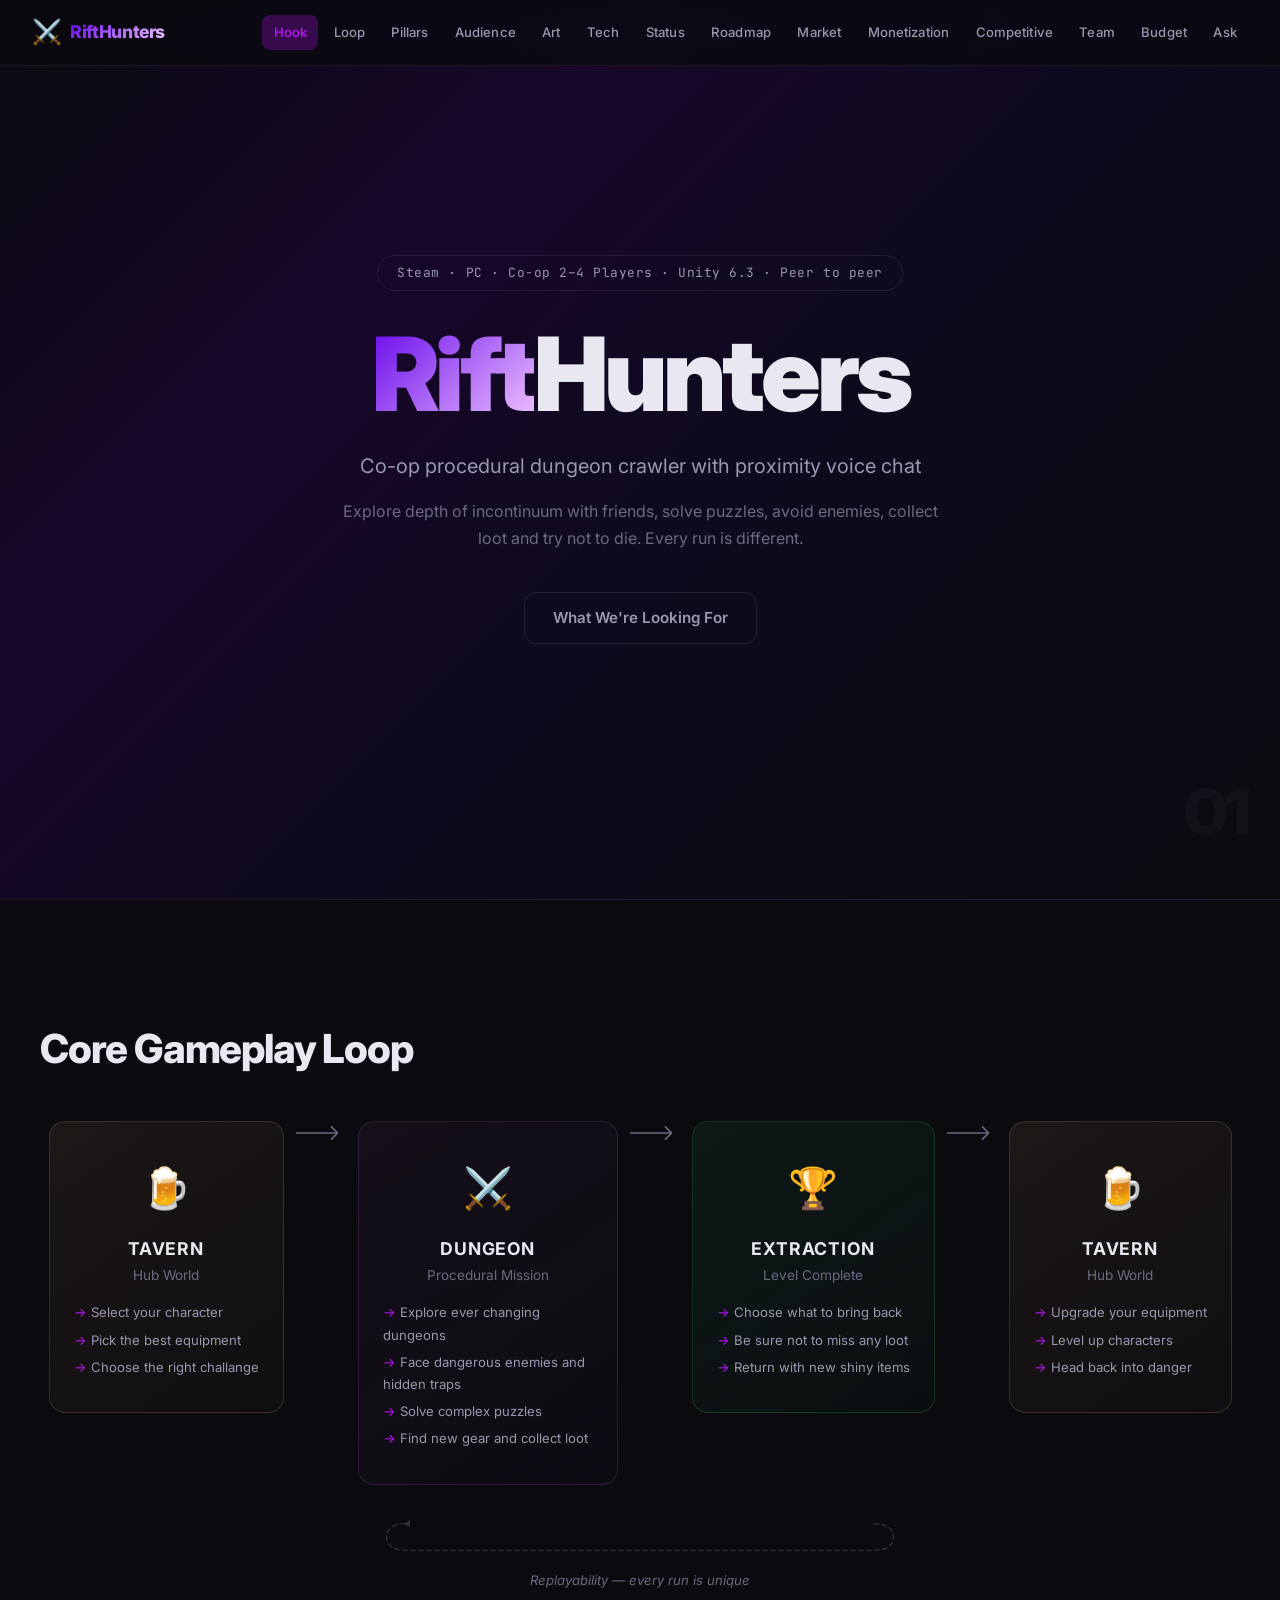
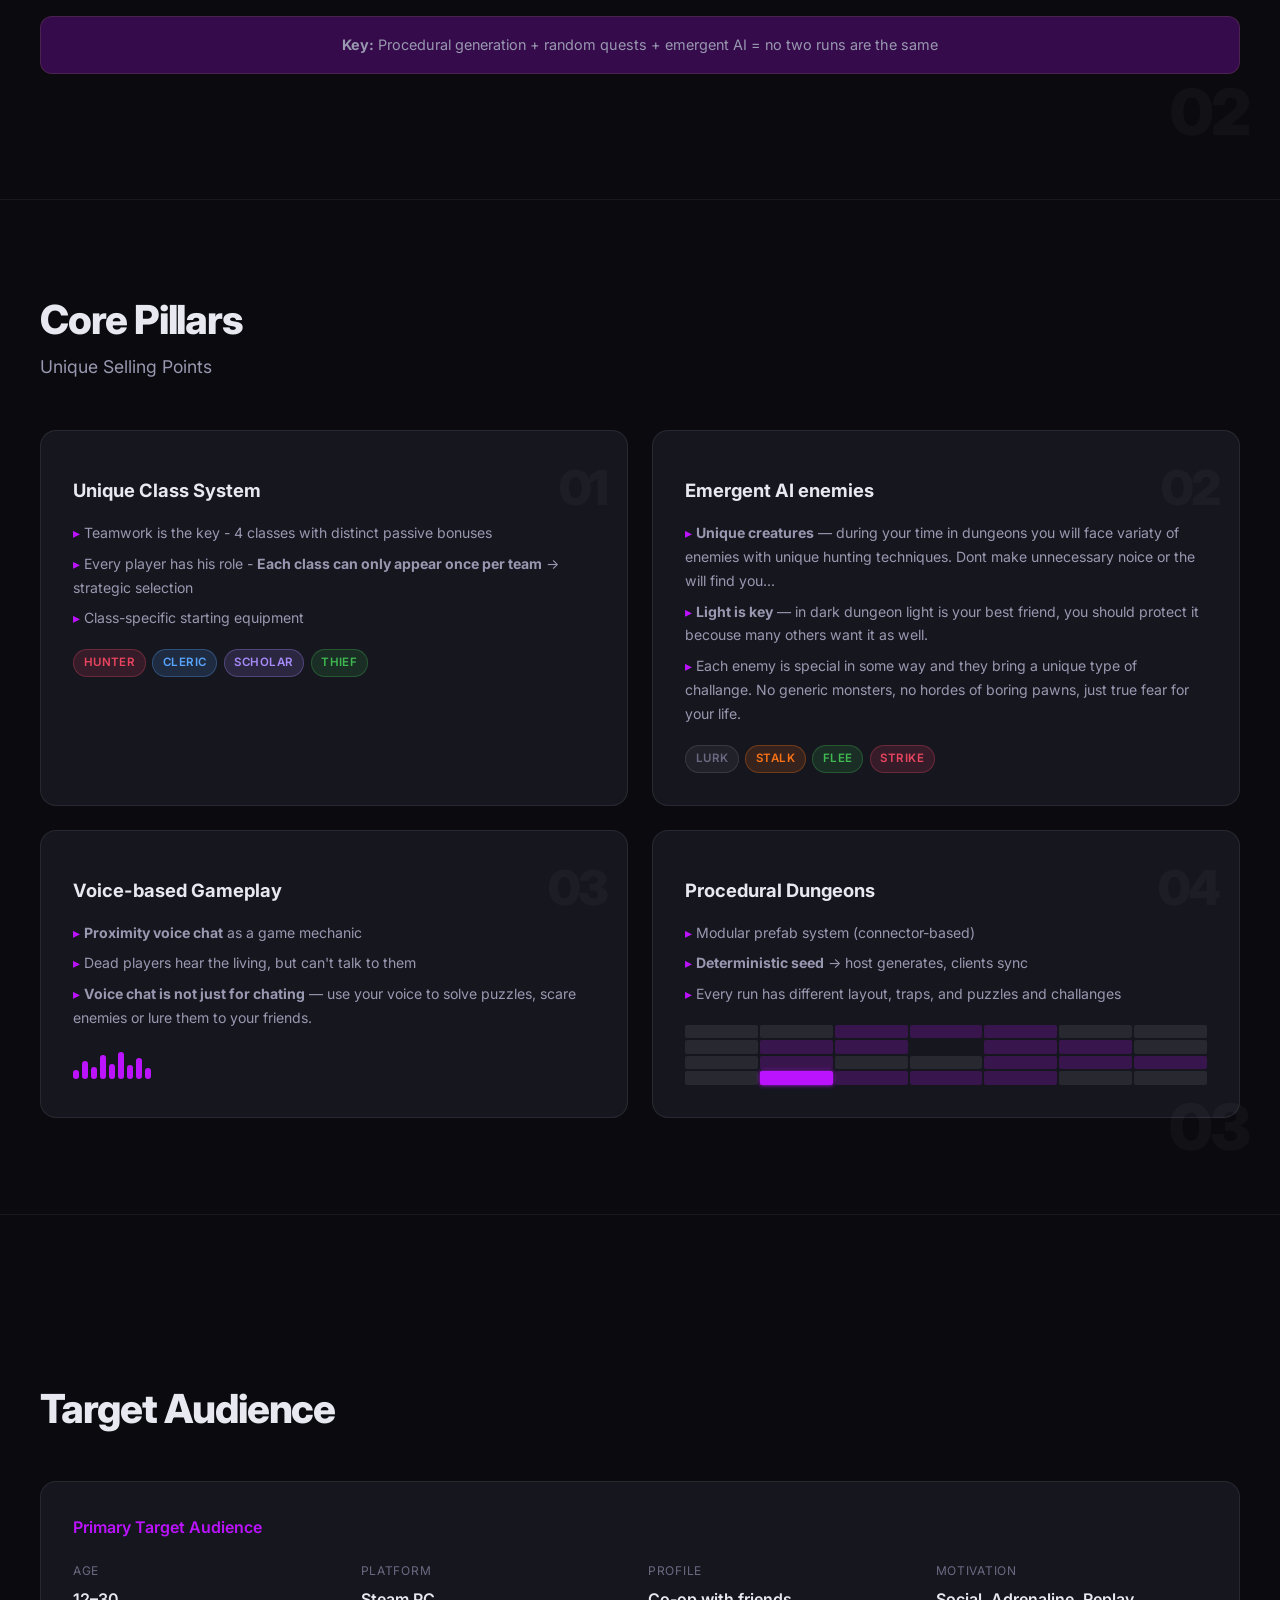
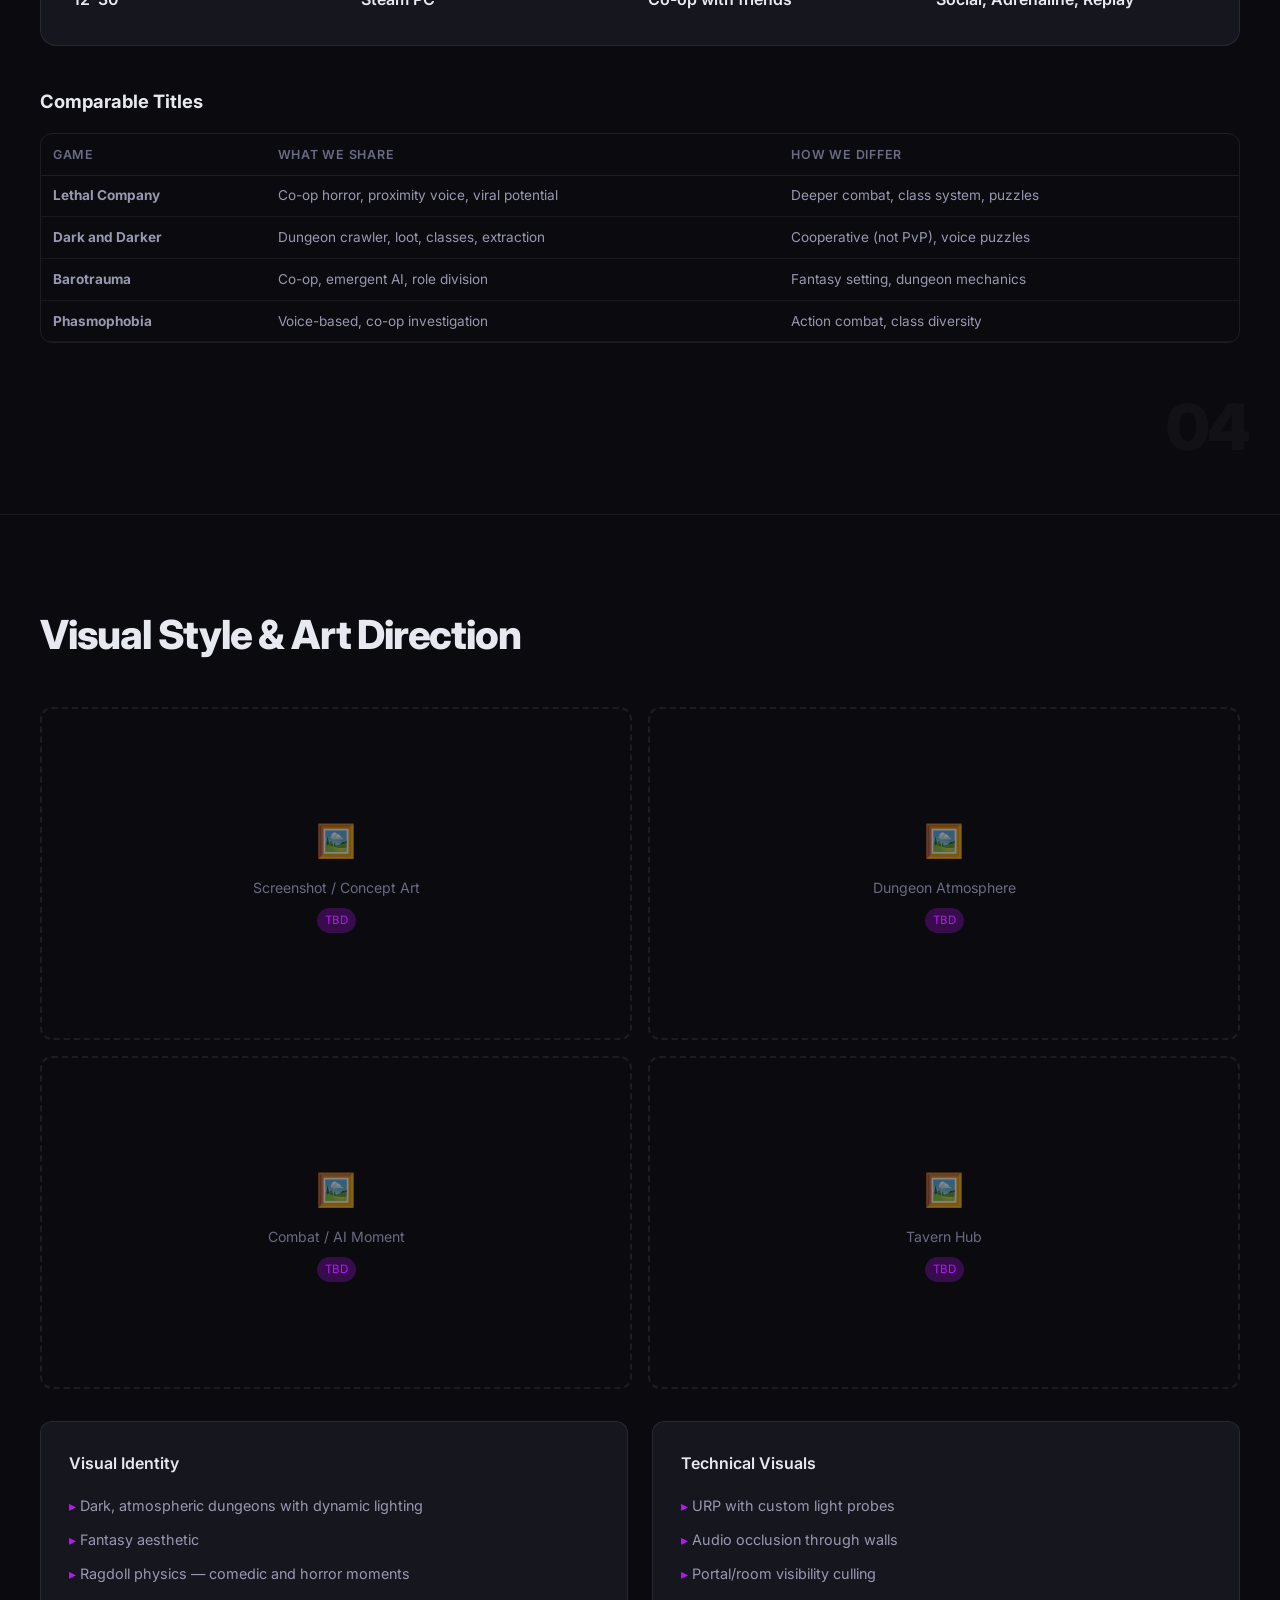
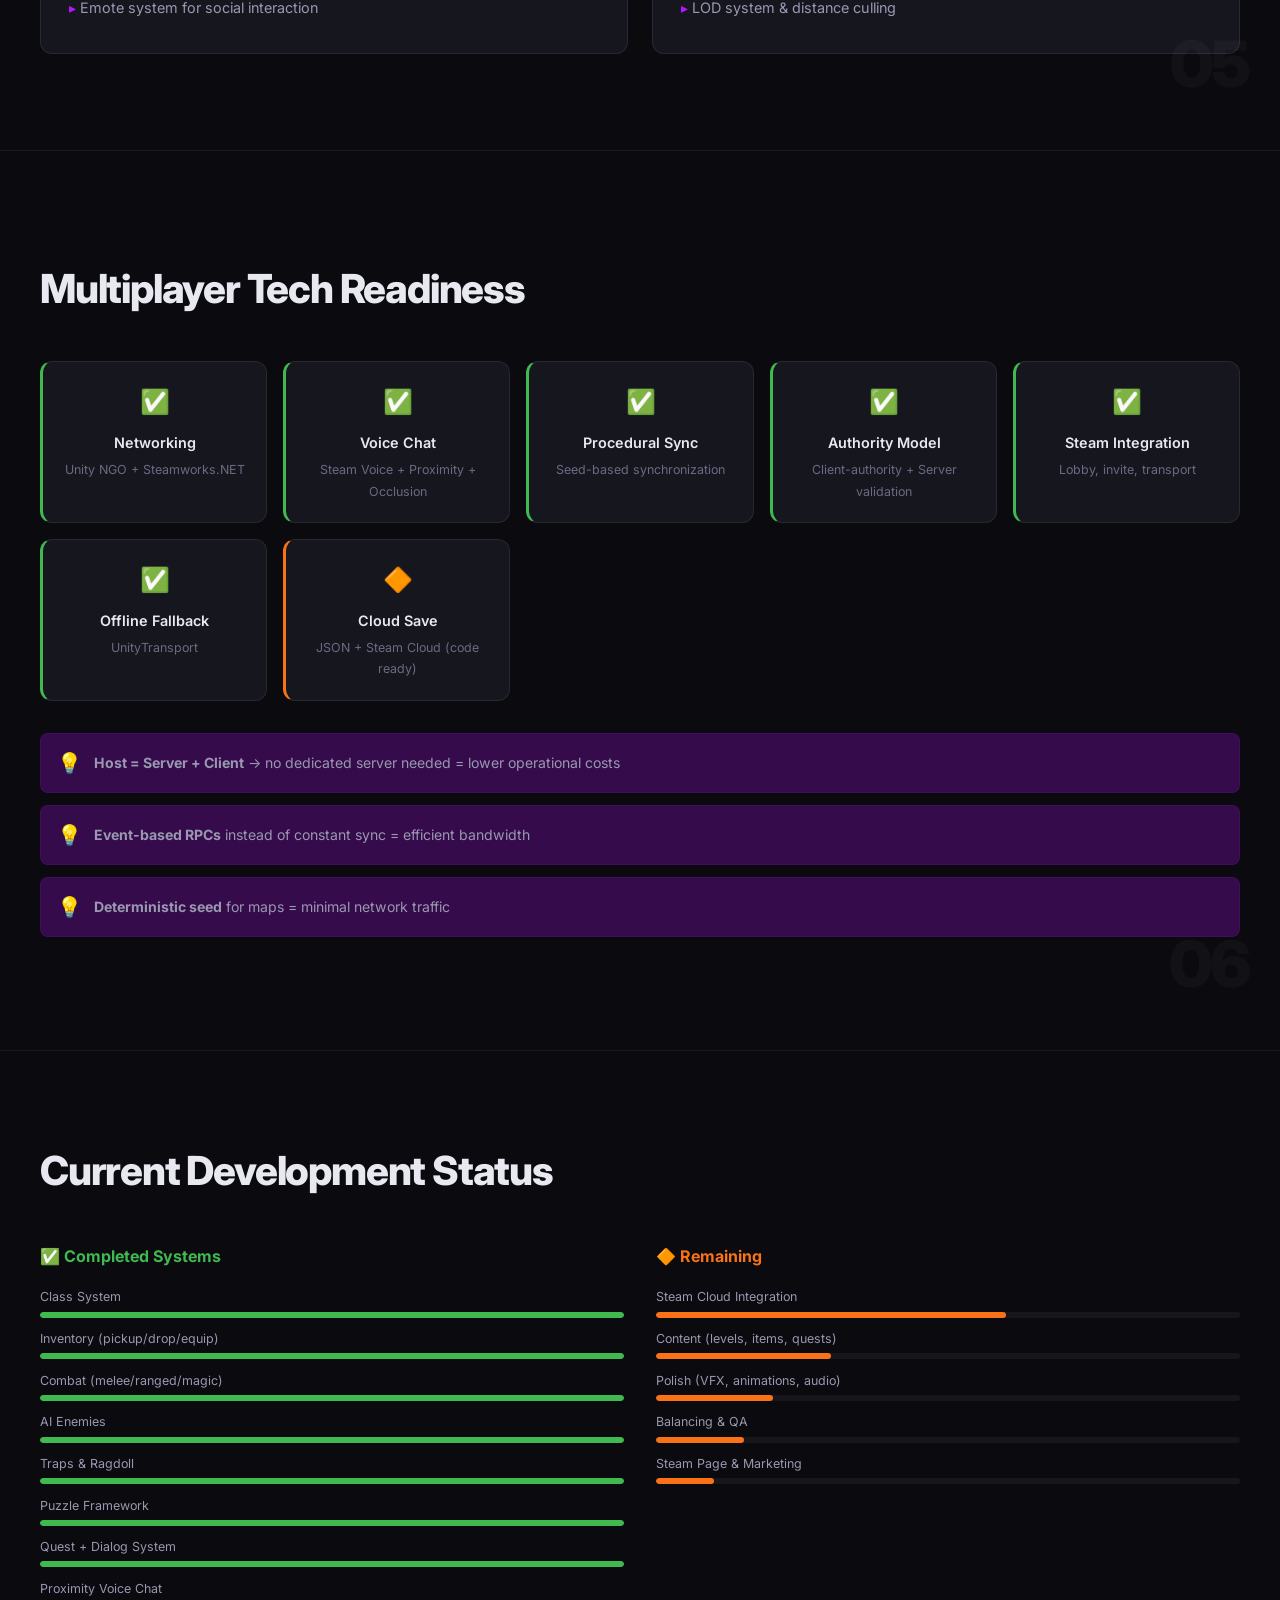
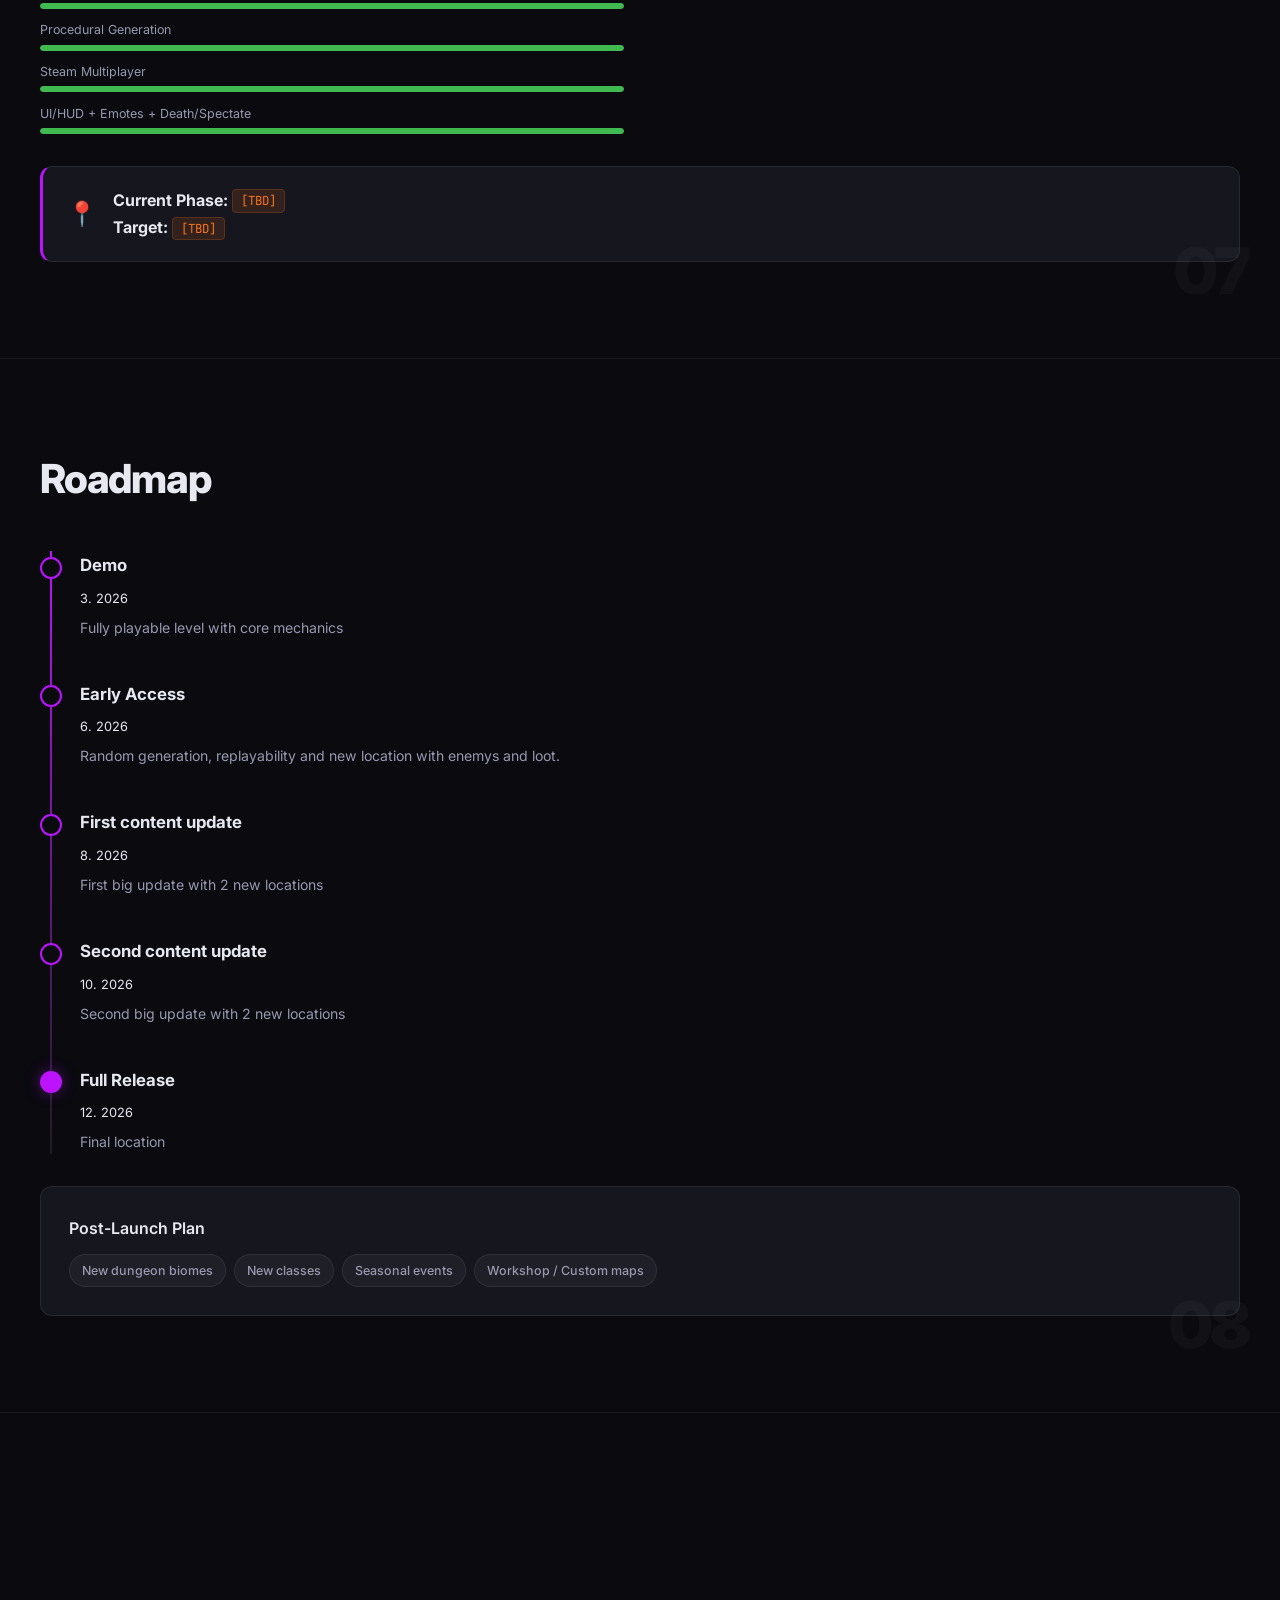
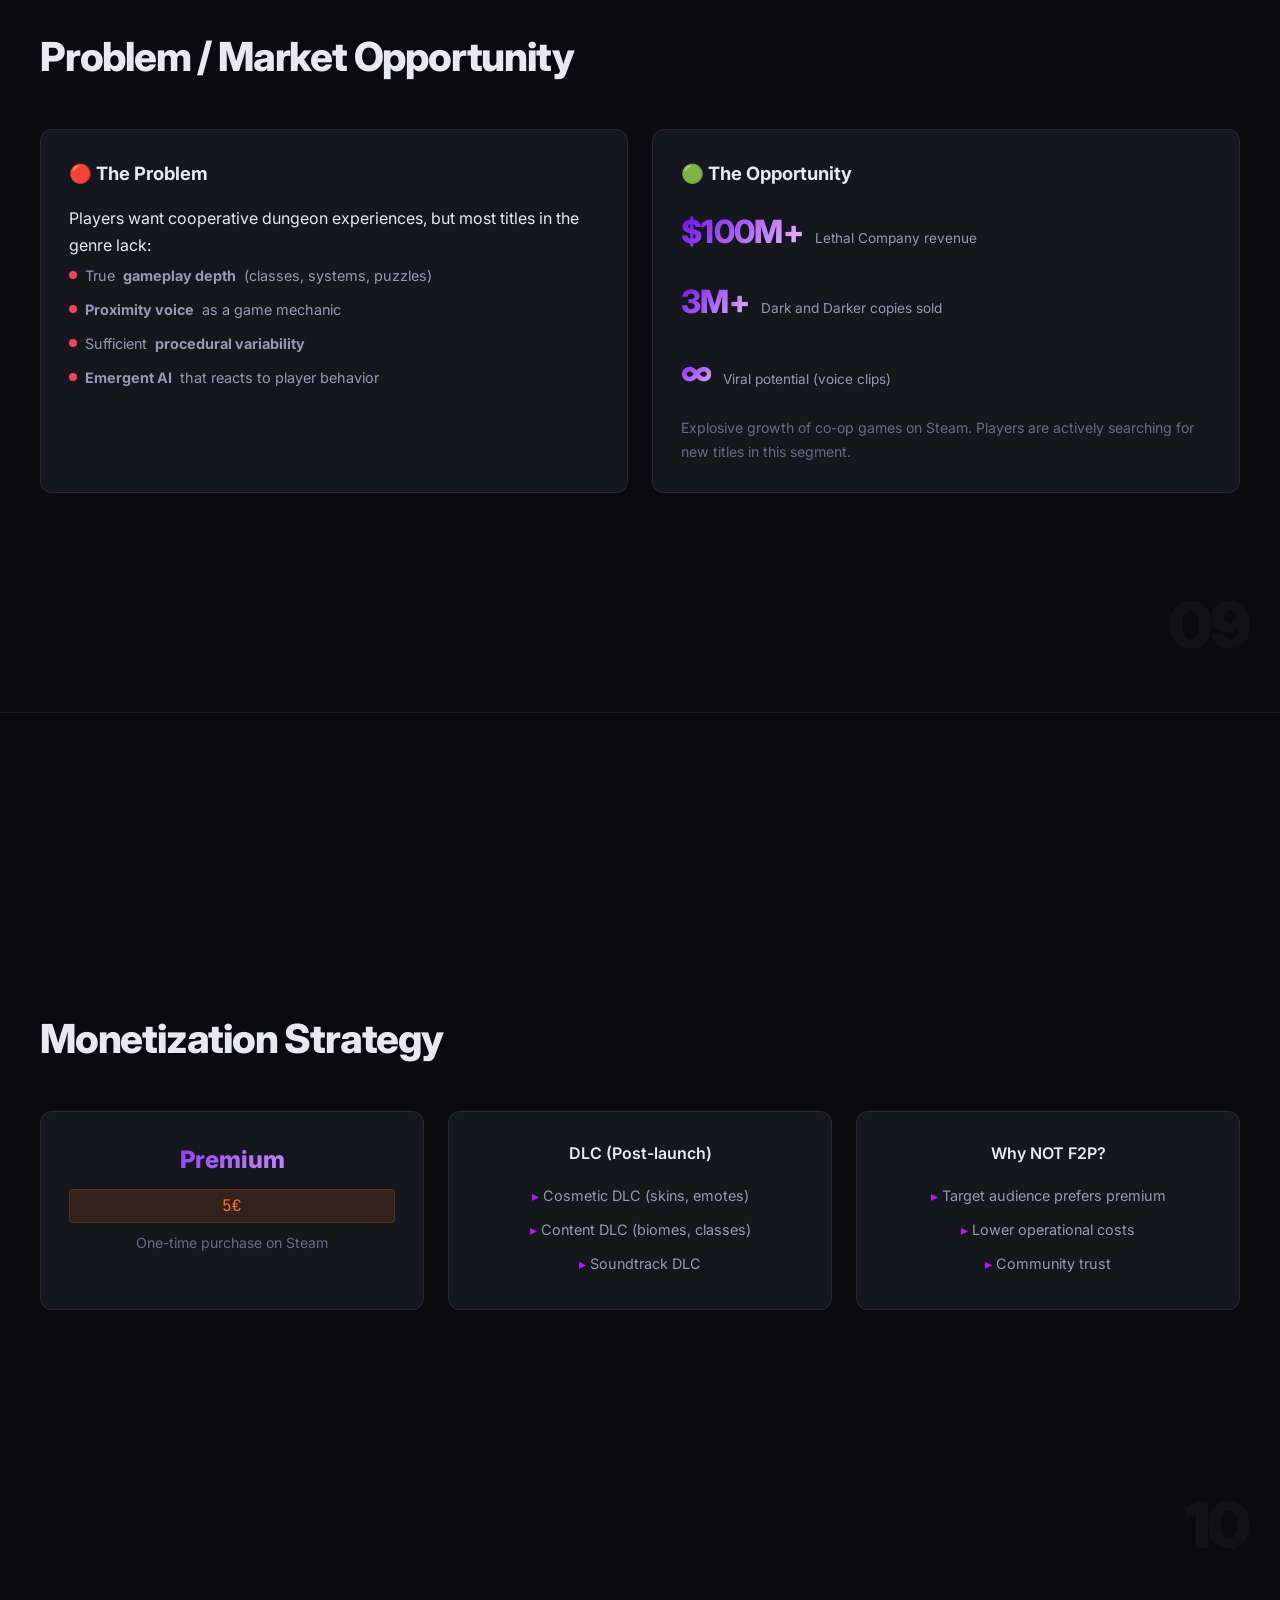
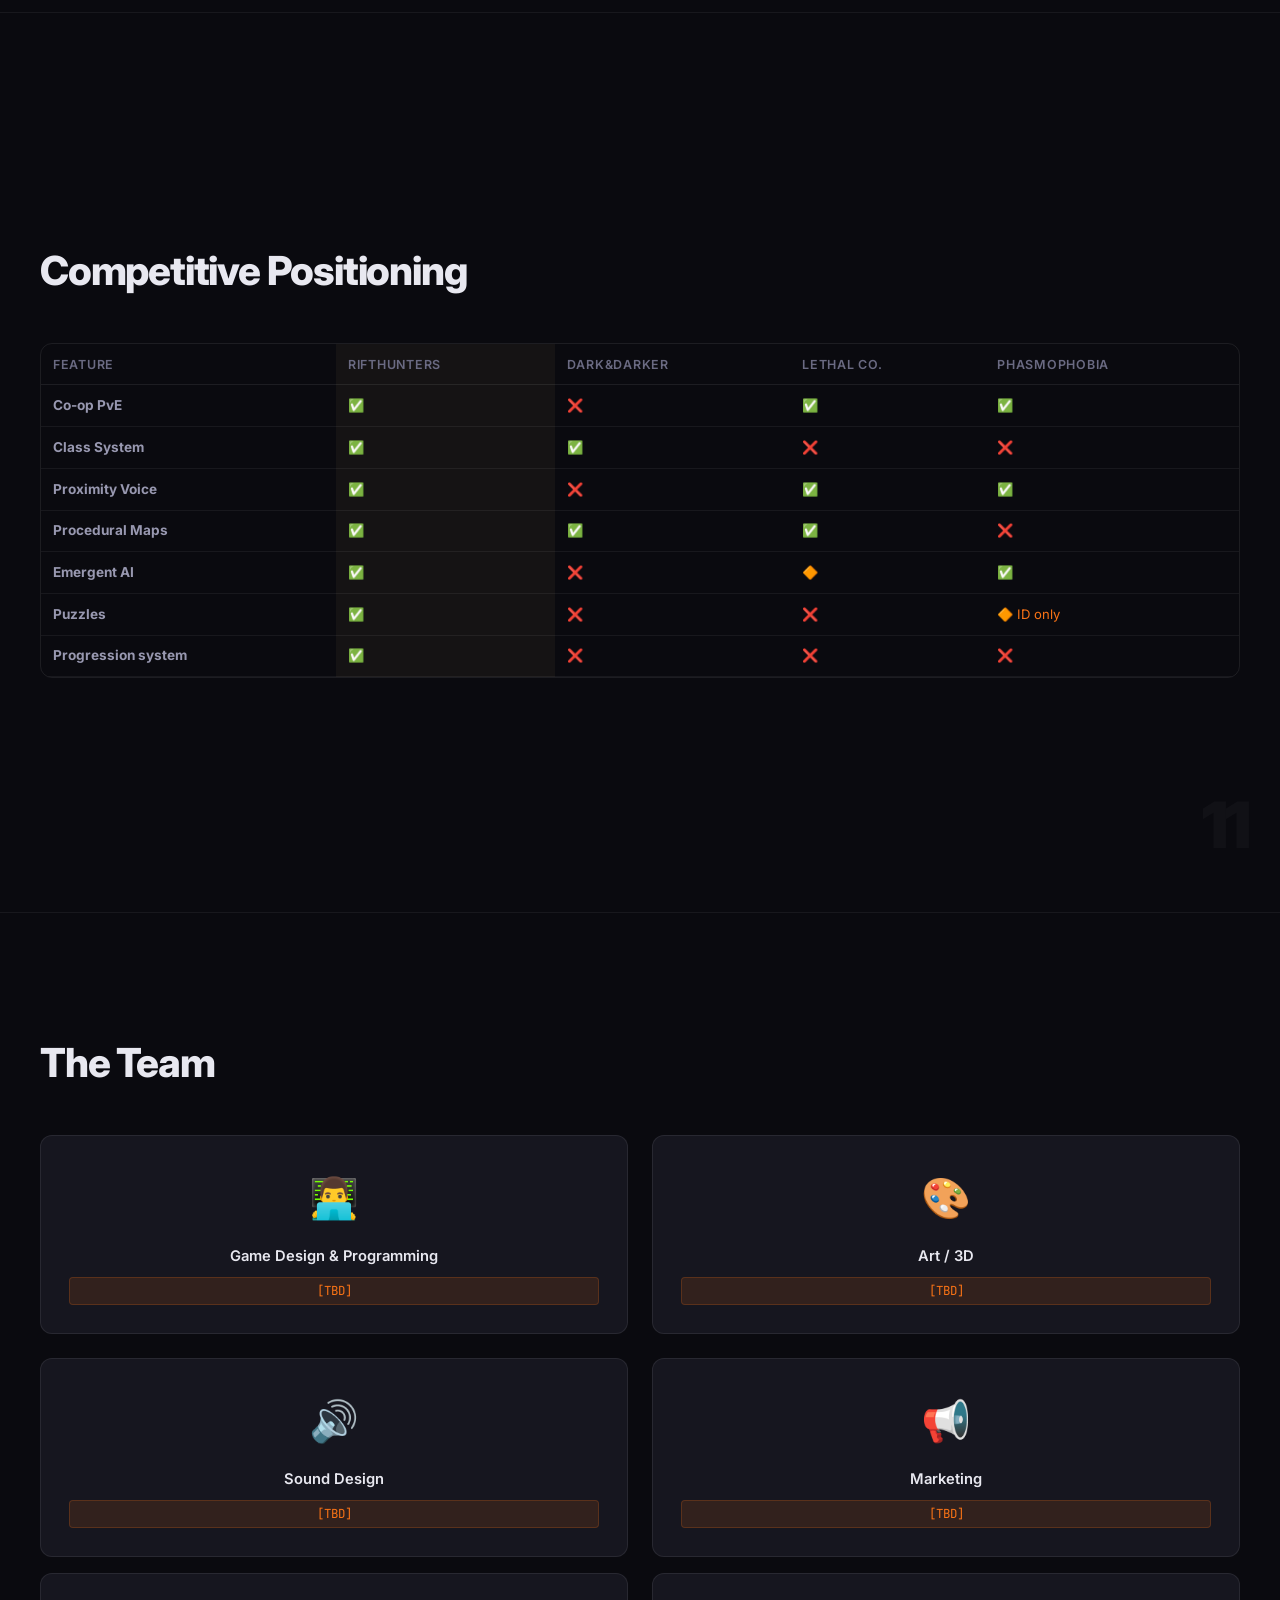
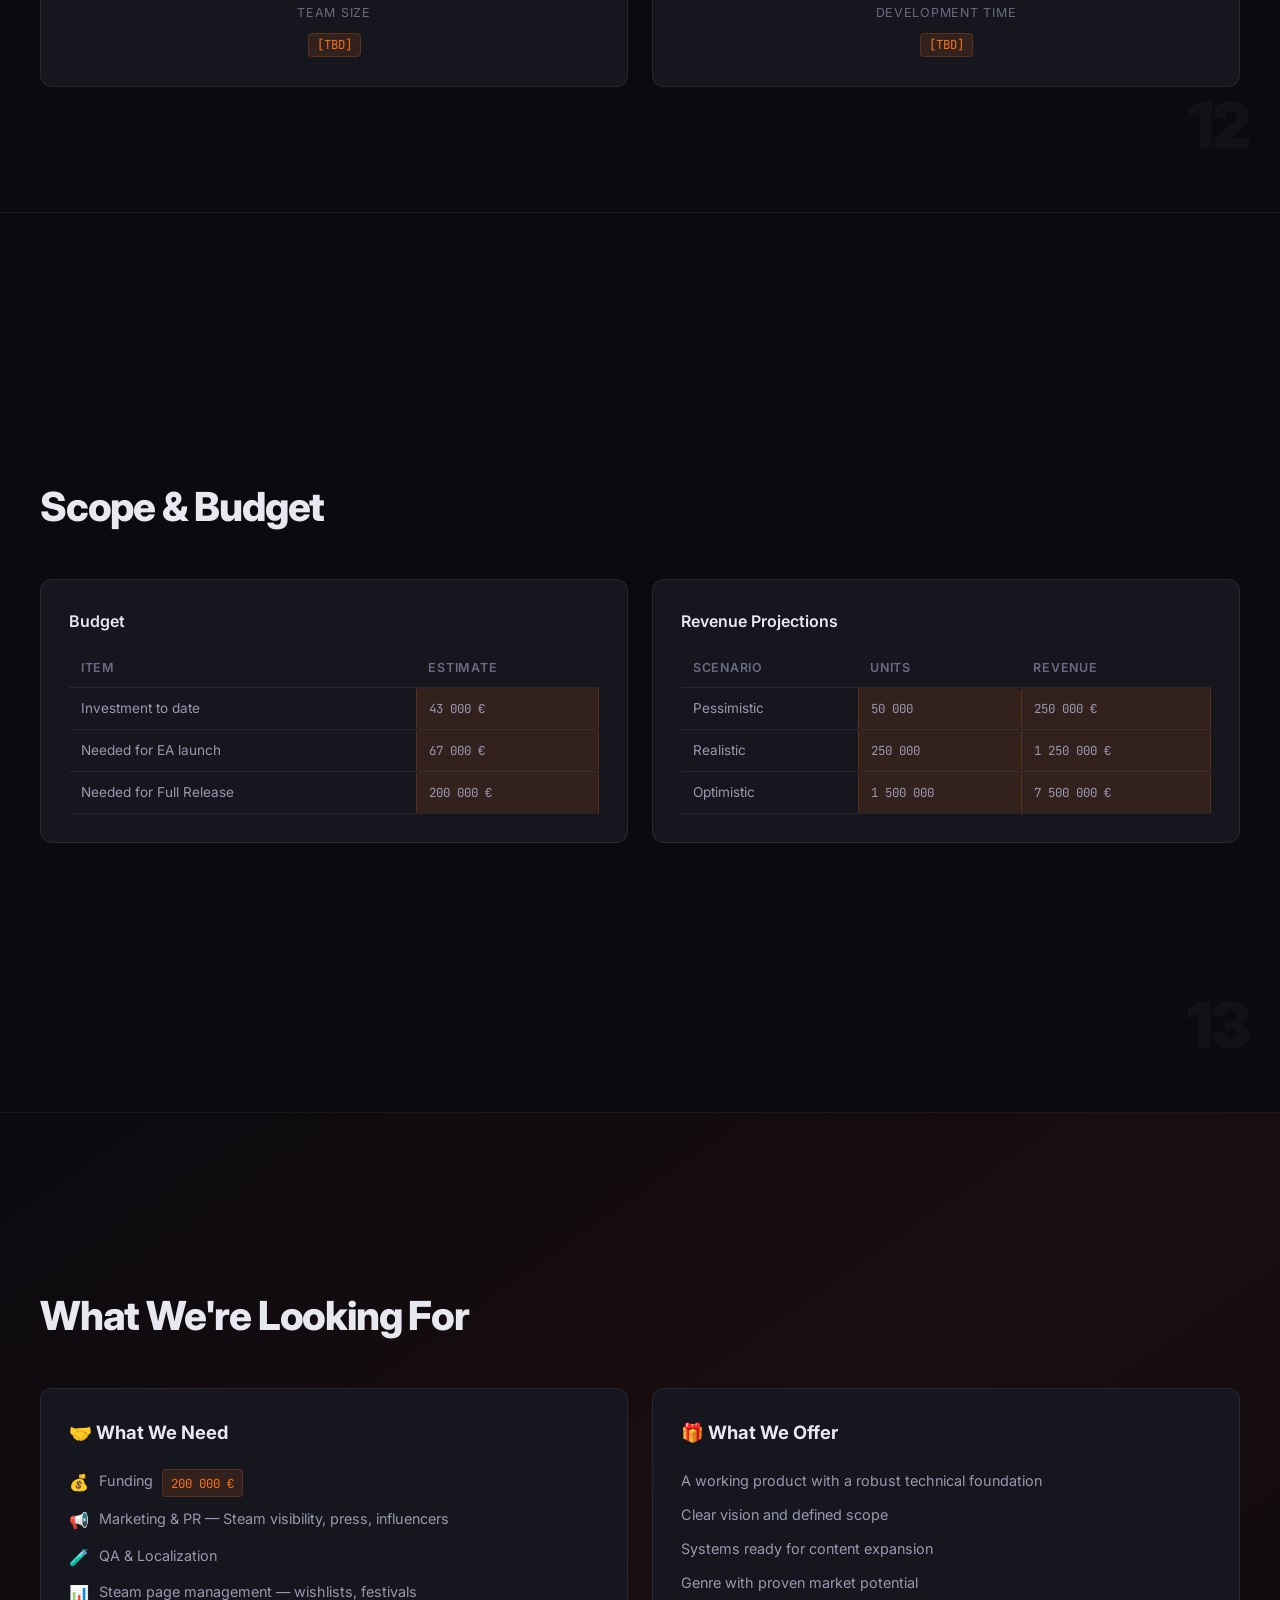
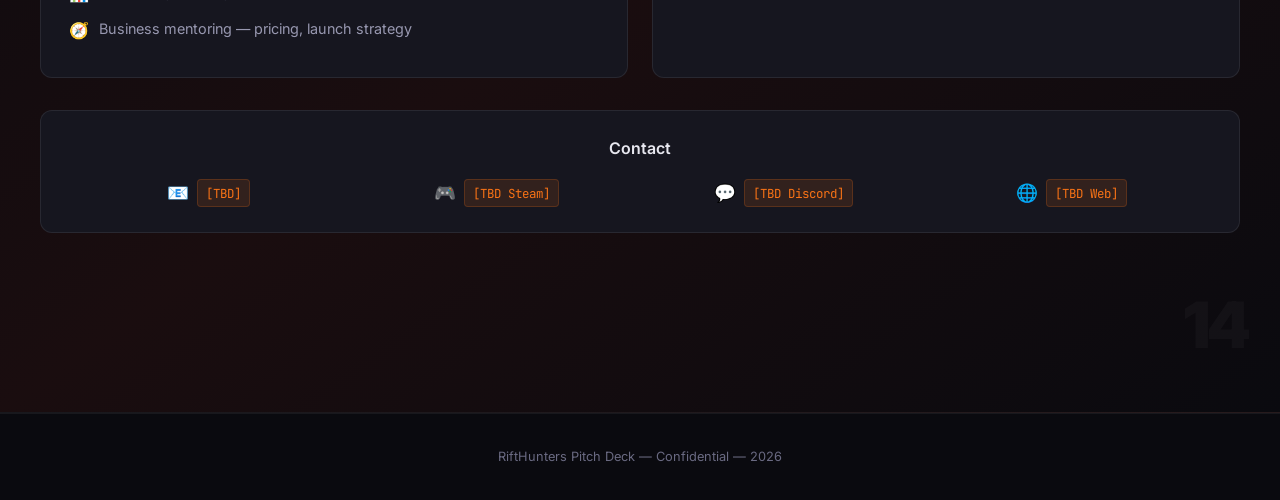
<file: index.html>
<!DOCTYPE html>
<html lang="en">

<head>
    <meta charset="UTF-8">
    <meta name="viewport" content="width=device-width, initial-scale=1.0">
    <title>RiftHunters — Pitch Deck</title>
    <meta name="description"
        content="RiftHunters: Co-op procedural dungeon crawler with proximity voice chat and emergent AI. Pitch Deck for Steam publishers.">
    <link rel="preconnect" href="https://fonts.googleapis.com">
    <link rel="preconnect" href="https://fonts.gstatic.com" crossorigin>
    <link
        href="https://fonts.googleapis.com/css2?family=Inter:wght@300;400;500;600;700;800;900&family=JetBrains+Mono:wght@400;500&display=swap"
        rel="stylesheet">
    <link rel="stylesheet" href="style.css">
</head>

<body>
    <!-- Navigation -->
    <nav class="nav" id="main-nav">
        <div class="nav-brand">
            <span class="nav-logo">⚔️</span>
            <span class="nav-title">RiftHunters</span>
        </div>
        <div class="nav-links" id="nav-links">
            <a href="#hook" class="nav-link">Hook</a>
            <a href="#loop" class="nav-link">Loop</a>
            <a href="#pillars" class="nav-link">Pillars</a>
            <a href="#audience" class="nav-link">Audience</a>
            <a href="#art" class="nav-link">Art</a>
            <a href="#tech" class="nav-link">Tech</a>
            <a href="#status" class="nav-link">Status</a>
            <a href="#roadmap" class="nav-link">Roadmap</a>
            <a href="#market" class="nav-link">Market</a>
            <a href="#monetization" class="nav-link">Monetization</a>
            <a href="#competitive" class="nav-link">Competitive</a>
            <a href="#team" class="nav-link">Team</a>
            <a href="#budget" class="nav-link">Budget</a>
            <a href="#ask" class="nav-link">Ask</a>
        </div>
        <button class="nav-toggle" id="nav-toggle" aria-label="Toggle navigation">
            <span></span><span></span><span></span>
        </button>
    </nav>

    <!-- Progress Bar -->
    <div class="progress-bar" id="progress-bar"></div>

    <main>

        <!-- SLIDE 1 — Hook -->
        <section class="slide slide-hero" id="hook">
            <div class="hero-particles" id="hero-particles"></div>
            <div class="slide-content hero-content">
                <div class="hero-badge">Steam · PC · Co-op 2–4 Players · Unity 6.3 · Peer to peer</div>
                <h1 class="hero-title">
                    <span class="hero-title-accent">Rift</span>Hunters
                </h1>
                <p class="hero-tagline">Co-op procedural dungeon crawler with proximity voice chat</p>
                <p class="hero-desc">Explore depth of incontinuum with friends, solve puzzles, avoid
                    enemies, collect loot and try not to die. Every run is different.</p>
                <div class="hero-cta">
                    <a href="#ask" class="btn btn-ghost">What We're Looking For</a>
                </div>
            </div>
            <div class="slide-number">01</div>
        </section>

        <!-- SLIDE 2 — Game Loop -->
        <section class="slide" id="loop">
            <div class="slide-content">
                <div class="slide-header">
                    <h2>Core Gameplay Loop</h2>
                </div>
                <div class="loop-flow">
                    <div class="loop-node loop-taverna">
                        <div class="loop-icon">🍺</div>
                        <h3>TAVERN</h3>
                        <p>Hub World</p>
                        <ul class="loop-details">
                            <li>Select your character</li>
                            <li>Pick the best equipment</li>
                            <li>Choose the right challange</li>
                        </ul>
                    </div>
                    <div class="loop-arrow">
                        <svg viewBox="0 0 60 24" fill="none">
                            <path d="M0 12h50m0 0l-8-8m8 8l-8 8" stroke="currentColor" stroke-width="2" />
                        </svg>
                    </div>
                    <div class="loop-node loop-dungeon">
                        <div class="loop-icon">⚔️</div>
                        <h3>DUNGEON</h3>
                        <p>Procedural Mission</p>
                        <ul class="loop-details">
                            <li>Explore ever changing dungeons</li>
                            <li>Face dangerous enemies and hidden traps</li>
                            <li>Solve complex puzzles</li>
                            <li>Find new gear and collect loot</li>
                        </ul>
                    </div>
                    <div class="loop-arrow">
                        <svg viewBox="0 0 60 24" fill="none">
                            <path d="M0 12h50m0 0l-8-8m8 8l-8 8" stroke="currentColor" stroke-width="2" />
                        </svg>
                    </div>
                    <div class="loop-node loop-extract">
                        <div class="loop-icon">🏆</div>
                        <h3>EXTRACTION</h3>
                        <p>Level Complete</p>
                        <ul class="loop-details">
                            <li>Choose what to bring back</li>
                            <li>Be sure not to miss any loot</li>
                            <li>Return with new shiny items</li>
                        </ul>
                    </div>
                    <div class="loop-arrow">
                        <svg viewBox="0 0 60 24" fill="none">
                            <path d="M0 12h50m0 0l-8-8m8 8l-8 8" stroke="currentColor" stroke-width="2" />
                        </svg>
                    </div>
                    <div class="loop-node loop-taverna">
                        <div class="loop-icon">🍺</div>
                        <h3>TAVERN</h3>
                        <p>Hub World</p>
                        <ul class="loop-details">
                            <li>Upgrade your equipment</li>
                            <li>Level up characters</li>
                            <li>Head back into danger</li>
                        </ul>
                    </div>
                </div>
                <div class="loop-return">
                    <svg viewBox="0 0 800 60" fill="none" class="loop-return-svg">
                        <path d="M750 10 Q780 10 780 30 Q780 50 750 50 L50 50 Q20 50 20 30 Q20 10 50 10"
                            stroke="currentColor" stroke-width="2" stroke-dasharray="8 4" fill="none" />
                        <polygon points="55,5 45,10 55,15" fill="currentColor" />
                    </svg>
                    <span class="loop-return-label">Replayability — every run is unique</span>
                </div>
                <div class="highlight-box">
                    <strong>Key:</strong> Procedural generation + random quests + emergent AI = no two runs are the same
                </div>
            </div>
            <div class="slide-number">02</div>
        </section>

        <!-- SLIDE 3 — Core Pillars -->
        <section class="slide" id="pillars">
            <div class="slide-content">
                <div class="slide-header">
                    <h2>Core Pillars</h2>
                    <p class="slide-subtitle">Unique Selling Points</p>
                </div>
                <div class="grid grid-2">
                    <div class="pillar-card" data-pillar="1">
                        <div class="pillar-number">01</div>
                        <div class="pillar-icon"></div>
                        <h3>Unique Class System</h3>
                        <ul>
                            <li>Teamwork is the key - 4 classes with distinct passive bonuses</li>
                            <li>Every player has his role - <strong>Each class can only appear once per team</strong> → strategic selection</li>
                            <li>Class-specific starting equipment</li>
                        </ul>
                        <div class="pillar-classes">
                            <span class="class-badge hunter">Hunter</span>
                            <span class="class-badge cleric">Cleric</span>
                            <span class="class-badge scholar">Scholar</span>
                            <span class="class-badge thief">Thief</span>
                        </div>
                    </div>
                    <div class="pillar-card" data-pillar="2">
                        <div class="pillar-number">02</div>
                        <div class="pillar-icon"></div>
                        <h3>Emergent AI enemies</h3>
                        <ul>
                            <li><strong>Unique creatures</strong> — during your time in dungeons you will face variaty of enemies with unique hunting techniques. Dont make unnecessary noice or the will find you...</li>
                            <li><strong>Light is key</strong> — in dark dungeon light is your best friend, you should protect it becouse many others want it as well.</li>
                            <li>Each enemy is special in some way and they bring a unique type of challange. No generic monsters, no hordes of boring pawns, just true fear for your life.</li>
                        </ul>
                        <div class="ai-states">
                            <span class="state-badge lurk">Lurk</span>
                            <span class="state-badge stalk">Stalk</span>
                            <span class="state-badge flee">Flee</span>
                            <span class="state-badge strike">Strike</span>
                        </div>
                    </div>
                    <div class="pillar-card" data-pillar="3">
                        <div class="pillar-number">03</div>
                        <div class="pillar-icon"></div>
                        <h3>Voice-based Gameplay</h3>
                        <ul>
                            <li><strong>Proximity voice chat</strong> as a game mechanic</li>
                            <li>Dead players hear the living, but can't talk to them</li>
                            <li><strong>Voice chat is not just for chating</strong> — use your voice to solve puzzles, scare enemies or lure them to your friends.</li>
                        </ul>
                        <div class="voice-viz" id="voice-viz">
                            <div class="voice-bar"></div>
                            <div class="voice-bar"></div>
                            <div class="voice-bar"></div>
                            <div class="voice-bar"></div>
                            <div class="voice-bar"></div>
                            <div class="voice-bar"></div>
                            <div class="voice-bar"></div>
                            <div class="voice-bar"></div>
                            <div class="voice-bar"></div>
                        </div>
                    </div>
                    <div class="pillar-card" data-pillar="4">
                        <div class="pillar-number">04</div>
                        <div class="pillar-icon"></div>
                        <h3>Procedural Dungeons</h3>
                        <ul>
                            <li>Modular prefab system (connector-based)</li>
                            <li><strong>Deterministic seed</strong> → host generates, clients sync</li>
                            <li>Every run has different layout, traps, and puzzles and challanges</li>
                        </ul>
                        <div class="maze-preview" id="maze-preview"></div>
                    </div>
                </div>
            </div>
            <div class="slide-number">03</div>
        </section>

        <!-- SLIDE 4 — Target Audience -->
        <section class="slide" id="audience">
            <div class="slide-content">
                <div class="slide-header">
                    <h2>Target Audience</h2>
                </div>
                <div class="audience-profile">
                    <div class="profile-card">
                        <h3>Primary Target Audience</h3>
                        <div class="profile-stats">
                            <div class="profile-stat"><span class="profile-label">Age</span><span
                                    class="profile-value">12–30</span></div>
                            <div class="profile-stat"><span class="profile-label">Platform</span><span
                                    class="profile-value">Steam PC</span></div>
                            <div class="profile-stat"><span class="profile-label">Profile</span><span
                                    class="profile-value">Co-op with friends</span></div>
                            <div class="profile-stat"><span class="profile-label">Motivation</span><span
                                    class="profile-value">Social, Adrenaline, Replay</span></div>
                        </div>
                    </div>
                </div>
                <h3 class="section-title">Comparable Titles</h3>
                <div class="comparison-table-wrapper">
                    <table class="data-table comparison-table">
                        <thead>
                            <tr>
                                <th>Game</th>
                                <th>What We Share</th>
                                <th>How We Differ</th>
                            </tr>
                        </thead>
                        <tbody>
                            <tr>
                                <td><strong>Lethal Company</strong></td>
                                <td>Co-op horror, proximity voice, viral potential</td>
                                <td>Deeper combat, class system, puzzles</td>
                            </tr>
                            <tr>
                                <td><strong>Dark and Darker</strong></td>
                                <td>Dungeon crawler, loot, classes, extraction</td>
                                <td>Cooperative (not PvP), voice puzzles</td>
                            </tr>
                            <tr>
                                <td><strong>Barotrauma</strong></td>
                                <td>Co-op, emergent AI, role division</td>
                                <td>Fantasy setting, dungeon mechanics</td>
                            </tr>
                            <tr>
                                <td><strong>Phasmophobia</strong></td>
                                <td>Voice-based, co-op investigation</td>
                                <td>Action combat, class diversity</td>
                            </tr>
                        </tbody>
                    </table>
                </div>
            </div>
            <div class="slide-number">04</div>
        </section>

        <!-- SLIDE 5 — Art Direction -->
        <section class="slide" id="art">
            <div class="slide-content">
                <div class="slide-header">
                    <h2>Visual Style & Art Direction</h2>
                </div>
                <div class="art-grid">
                    <div class="art-placeholder">
                        <div class="placeholder-inner">
                            <span class="placeholder-icon">🖼️</span>
                            <span>Screenshot / Concept Art</span>
                            <span class="placeholder-note">TBD</span>
                        </div>
                    </div>
                    <div class="art-placeholder">
                        <div class="placeholder-inner">
                            <span class="placeholder-icon">🖼️</span>
                            <span>Dungeon Atmosphere</span>
                            <span class="placeholder-note">TBD</span>
                        </div>
                    </div>
                    <div class="art-placeholder">
                        <div class="placeholder-inner">
                            <span class="placeholder-icon">🖼️</span>
                            <span>Combat / AI Moment</span>
                            <span class="placeholder-note">TBD</span>
                        </div>
                    </div>
                    <div class="art-placeholder">
                        <div class="placeholder-inner">
                            <span class="placeholder-icon">🖼️</span>
                            <span>Tavern Hub</span>
                            <span class="placeholder-note">TBD</span>
                        </div>
                    </div>
                </div>
                <div class="grid grid-2" style="margin-top:2rem;">
                    <div class="card">
                        <h4>Visual Identity</h4>
                        <ul>
                            <li>Dark, atmospheric dungeons with dynamic lighting</li>
                            <li>Fantasy aesthetic</li>
                            <li>Ragdoll physics — comedic and horror moments</li>
                            <li>Emote system for social interaction</li>
                        </ul>
                    </div>
                    <div class="card">
                        <h4>Technical Visuals</h4>
                        <ul>
                            <li>URP with custom light probes</li>
                            <li>Audio occlusion through walls</li>
                            <li>Portal/room visibility culling</li>
                            <li>LOD system & distance culling</li>
                        </ul>
                    </div>
                </div>
            </div>
            <div class="slide-number">05</div>
        </section>

        <!-- SLIDE 6 — Tech Readiness -->
        <section class="slide" id="tech">
            <div class="slide-content">
                <div class="slide-header">
                    <h2>Multiplayer Tech Readiness</h2>
                </div>
                <div class="tech-grid">
                    <div class="tech-item done">
                        <div class="tech-status">✅</div>
                        <h4>Networking</h4>
                        <p>Unity NGO + Steamworks.NET</p>
                    </div>
                    <div class="tech-item done">
                        <div class="tech-status">✅</div>
                        <h4>Voice Chat</h4>
                        <p>Steam Voice + Proximity + Occlusion</p>
                    </div>
                    <div class="tech-item done">
                        <div class="tech-status">✅</div>
                        <h4>Procedural Sync</h4>
                        <p>Seed-based synchronization</p>
                    </div>
                    <div class="tech-item done">
                        <div class="tech-status">✅</div>
                        <h4>Authority Model</h4>
                        <p>Client-authority + Server validation</p>
                    </div>
                    <div class="tech-item done">
                        <div class="tech-status">✅</div>
                        <h4>Steam Integration</h4>
                        <p>Lobby, invite, transport</p>
                    </div>
                    <div class="tech-item done">
                        <div class="tech-status">✅</div>
                        <h4>Offline Fallback</h4>
                        <p>UnityTransport</p>
                    </div>
                    <div class="tech-item partial">
                        <div class="tech-status">🔶</div>
                        <h4>Cloud Save</h4>
                        <p>JSON + Steam Cloud (code ready)</p>
                    </div>
                </div>
                <div class="tech-highlights">
                    <div class="highlight-item">
                        <span class="highlight-icon">💡</span>
                        <span><strong>Host = Server + Client</strong> → no dedicated server needed = lower operational
                            costs</span>
                    </div>
                    <div class="highlight-item">
                        <span class="highlight-icon">💡</span>
                        <span><strong>Event-based RPCs</strong> instead of constant sync = efficient bandwidth</span>
                    </div>
                    <div class="highlight-item">
                        <span class="highlight-icon">💡</span>
                        <span><strong>Deterministic seed</strong> for maps = minimal network traffic</span>
                    </div>
                </div>
            </div>
            <div class="slide-number">06</div>
        </section>

        <!-- SLIDE 7 — Development Status -->
        <section class="slide" id="status">
            <div class="slide-content">
                <div class="slide-header">
                    <h2>Current Development Status</h2>
                </div>
                <div class="status-sections">
                    <div class="status-section">
                        <h3 class="status-done-title">✅ Completed Systems</h3>
                        <div class="status-bar-grid">
                            <div class="status-bar-item" data-progress="100">
                                <span class="sbar-label">Class System</span>
                                <div class="sbar-track">
                                    <div class="sbar-fill" style="--progress:100%"></div>
                                </div>
                            </div>
                            <div class="status-bar-item" data-progress="100">
                                <span class="sbar-label">Inventory (pickup/drop/equip)</span>
                                <div class="sbar-track">
                                    <div class="sbar-fill" style="--progress:100%"></div>
                                </div>
                            </div>
                            <div class="status-bar-item" data-progress="100">
                                <span class="sbar-label">Combat (melee/ranged/magic)</span>
                                <div class="sbar-track">
                                    <div class="sbar-fill" style="--progress:100%"></div>
                                </div>
                            </div>
                            <div class="status-bar-item" data-progress="100">
                                <span class="sbar-label">AI Enemies</span>
                                <div class="sbar-track">
                                    <div class="sbar-fill" style="--progress:100%"></div>
                                </div>
                            </div>
                            <div class="status-bar-item" data-progress="100">
                                <span class="sbar-label">Traps & Ragdoll</span>
                                <div class="sbar-track">
                                    <div class="sbar-fill" style="--progress:100%"></div>
                                </div>
                            </div>
                            <div class="status-bar-item" data-progress="100">
                                <span class="sbar-label">Puzzle Framework</span>
                                <div class="sbar-track">
                                    <div class="sbar-fill" style="--progress:100%"></div>
                                </div>
                            </div>
                            <div class="status-bar-item" data-progress="100">
                                <span class="sbar-label">Quest + Dialog System</span>
                                <div class="sbar-track">
                                    <div class="sbar-fill" style="--progress:100%"></div>
                                </div>
                            </div>
                            <div class="status-bar-item" data-progress="100">
                                <span class="sbar-label">Proximity Voice Chat</span>
                                <div class="sbar-track">
                                    <div class="sbar-fill" style="--progress:100%"></div>
                                </div>
                            </div>
                            <div class="status-bar-item" data-progress="100">
                                <span class="sbar-label">Procedural Generation</span>
                                <div class="sbar-track">
                                    <div class="sbar-fill" style="--progress:100%"></div>
                                </div>
                            </div>
                            <div class="status-bar-item" data-progress="100">
                                <span class="sbar-label">Steam Multiplayer</span>
                                <div class="sbar-track">
                                    <div class="sbar-fill" style="--progress:100%"></div>
                                </div>
                            </div>
                            <div class="status-bar-item" data-progress="100">
                                <span class="sbar-label">UI/HUD + Emotes + Death/Spectate</span>
                                <div class="sbar-track">
                                    <div class="sbar-fill" style="--progress:100%"></div>
                                </div>
                            </div>
                        </div>
                    </div>
                    <div class="status-section">
                        <h3 class="status-wip-title">🔶 Remaining</h3>
                        <div class="status-bar-grid">
                            <div class="status-bar-item" data-progress="60">
                                <span class="sbar-label">Steam Cloud Integration</span>
                                <div class="sbar-track">
                                    <div class="sbar-fill wip" style="--progress:60%"></div>
                                </div>
                            </div>
                            <div class="status-bar-item" data-progress="30">
                                <span class="sbar-label">Content (levels, items, quests)</span>
                                <div class="sbar-track">
                                    <div class="sbar-fill wip" style="--progress:30%"></div>
                                </div>
                            </div>
                            <div class="status-bar-item" data-progress="20">
                                <span class="sbar-label">Polish (VFX, animations, audio)</span>
                                <div class="sbar-track">
                                    <div class="sbar-fill wip" style="--progress:20%"></div>
                                </div>
                            </div>
                            <div class="status-bar-item" data-progress="15">
                                <span class="sbar-label">Balancing & QA</span>
                                <div class="sbar-track">
                                    <div class="sbar-fill wip" style="--progress:15%"></div>
                                </div>
                            </div>
                            <div class="status-bar-item" data-progress="10">
                                <span class="sbar-label">Steam Page & Marketing</span>
                                <div class="sbar-track">
                                    <div class="sbar-fill wip" style="--progress:10%"></div>
                                </div>
                            </div>
                        </div>
                    </div>
                </div>
                <div class="phase-callout">
                    <span class="phase-icon">📍</span>
                    <div>
                        <strong>Current Phase:</strong> <span class="todo-tag">[TBD]</span><br>
                        <strong>Target:</strong> <span class="todo-tag">[TBD]</span>
                    </div>
                </div>
            </div>
            <div class="slide-number">07</div>
        </section>

        <!-- SLIDE 8 — Roadmap -->
        <section class="slide" id="roadmap">
            <div class="slide-content">
                <div class="slide-header">
                    <h2>Roadmap</h2>
                </div>
                <div class="timeline">
                    <div class="timeline-item">
                        <div class="timeline-marker"></div>
                        <div class="timeline-content">
                            <h4>Demo</h4>
                            <span class="timeline-date">3. 2026</span>
                            <p>Fully playable level with core mechanics</p>
                        </div>
                    </div>
                    <div class="timeline-item">
                        <div class="timeline-marker"></div>
                        <div class="timeline-content">
                            <h4>Early Access</h4>
                            <span class="timeline-date">6. 2026</span>
                            <p>Random generation, replayability and new location with enemys and loot.</p>
                        </div>
                    </div>
                    <div class="timeline-item">
                        <div class="timeline-marker"></div>
                        <div class="timeline-content">
                            <h4>First content update</h4>
                            <span class="timeline-date">8. 2026</span>
                            <p>First big update with 2 new locations</p>
                        </div>
                    </div>
                    <div class="timeline-item">
                        <div class="timeline-marker"></div>
                        <div class="timeline-content">
                            <h4>Second content update</h4>
                            <span class="timeline-date">10. 2026</span>
                            <p>Second big update with 2 new locations</p>
                        </div>
                    </div>
                    <div class="timeline-item">
                        <div class="timeline-marker active"></div>
                        <div class="timeline-content">
                            <h4>Full Release</h4>
                            <span class="timeline-date">12. 2026</span>
                            <p>Final location</p>
                        </div>
                    </div>
                </div>
                <div class="card" style="margin-top:2rem;">
                    <h4>Post-Launch Plan</h4>
                    <div class="tag-row">
                        <span class="tag">New dungeon biomes</span>
                        <span class="tag">New classes</span>
                        <span class="tag">Seasonal events</span>
                        <span class="tag">Workshop / Custom maps</span>
                    </div>
                </div>
            </div>
            <div class="slide-number">08</div>
        </section>

        <!-- SLIDE 9 — Market -->
        <section class="slide" id="market">
            <div class="slide-content">
                <div class="slide-header">
                    <h2>Problem / Market Opportunity</h2>
                </div>
                <div class="grid grid-2">
                    <div class="card card-glow">
                        <h3 class="card-title">🔴 The Problem</h3>
                        <p>Players want cooperative dungeon experiences, but most titles in the genre lack:</p>
                        <ul class="feature-list">
                            <li><span class="dot dot-red"></span>True <strong>gameplay depth</strong> (classes, systems,
                                puzzles)</li>
                            <li><span class="dot dot-red"></span><strong>Proximity voice</strong> as a game mechanic
                            </li>
                            <li><span class="dot dot-red"></span>Sufficient <strong>procedural variability</strong></li>
                            <li><span class="dot dot-red"></span><strong>Emergent AI</strong> that reacts to player
                                behavior</li>
                        </ul>
                    </div>
                    <div class="card card-glow">
                        <h3 class="card-title">🟢 The Opportunity</h3>
                        <div class="market-stats">
                            <div class="stat">
                                <span class="stat-value">$100M+</span>
                                <span class="stat-label">Lethal Company revenue</span>
                            </div>
                            <div class="stat">
                                <span class="stat-value">3M+</span>
                                <span class="stat-label">Dark and Darker copies sold</span>
                            </div>
                            <div class="stat">
                                <span class="stat-value">∞</span>
                                <span class="stat-label">Viral potential (voice clips)</span>
                            </div>
                        </div>
                        <p class="muted">Explosive growth of co-op games on Steam. Players are actively searching for
                            new titles in this segment.</p>
                    </div>
                </div>
            </div>
            <div class="slide-number">09</div>
        </section>

        <!-- SLIDE 10 — Monetization -->
        <section class="slide" id="monetization">
            <div class="slide-content">
                <div class="slide-header">
                    <h2>Monetization Strategy</h2>
                </div>
                <div class="grid grid-3">
                    <div class="card card-center">
                        <div class="price-tag">Premium</div>
                        <p class="price-value todo-tag">5€</p>
                        <p class="muted">One-time purchase on Steam</p>
                    </div>
                    <div class="card card-center">
                        <h4>DLC (Post-launch)</h4>
                        <ul>
                            <li>Cosmetic DLC (skins, emotes)</li>
                            <li>Content DLC (biomes, classes)</li>
                            <li>Soundtrack DLC</li>
                        </ul>
                    </div>
                    <div class="card card-center">
                        <h4>Why NOT F2P?</h4>
                        <ul>
                            <li>Target audience prefers premium</li>
                            <li>Lower operational costs</li>
                            <li>Community trust</li>
                        </ul>
                    </div>
                </div>
            </div>
            <div class="slide-number">10</div>
        </section>

        <!-- SLIDE 11 — Competitive Positioning -->
        <section class="slide" id="competitive">
            <div class="slide-content">
                <div class="slide-header">
                    <h2>Competitive Positioning</h2>
                </div>
                <div class="comparison-table-wrapper">
                    <table class="data-table feature-matrix">
                        <thead>
                            <tr>
                                <th>Feature</th>
                                <th class="highlight-col">RiftHunters</th>
                                <th>Dark&Darker</th>
                                <th>Lethal Co.</th>
                                <th>Phasmophobia</th>
                            </tr>
                        </thead>
                        <tbody>
                            <tr>
                                <td><strong>Co-op PvE</strong></td>
                                <td class="highlight-col"><span class="check yes">✅</span></td>
                                <td><span class="check no">❌</span></td>
                                <td><span class="check yes">✅</span></td>
                                <td><span class="check yes">✅</span></td>
                            </tr>
                            <tr>
                                <td><strong>Class System</strong></td>
                                <td class="highlight-col"><span class="check yes">✅</span></td>
                                <td><span class="check yes">✅</span></td>
                                <td><span class="check no">❌</span></td>
                                <td><span class="check no">❌</span></td>
                            </tr>
                            <tr>
                                <td><strong>Proximity Voice</strong></td>
                                <td class="highlight-col"><span class="check yes">✅</span></td>
                                <td><span class="check no">❌</span></td>
                                <td><span class="check yes">✅</span></td>
                                <td><span class="check yes">✅</span></td>
                            </tr>
                            <tr>
                                <td><strong>Procedural Maps</strong></td>
                                <td class="highlight-col"><span class="check yes">✅</span></td>
                                <td><span class="check yes">✅</span></td>
                                <td><span class="check yes">✅</span></td>
                                <td><span class="check no">❌</span></td>
                            </tr>
                            <tr>
                                <td><strong>Emergent AI</strong></td>
                                <td class="highlight-col"><span class="check yes">✅</span></td>
                                <td><span class="check no">❌</span></td>
                                <td><span class="check partial">🔶</span></td>
                                <td><span class="check yes">✅</span></td>
                            </tr>
                           
                            <tr>
                                <td><strong>Puzzles</strong></td>
                                <td class="highlight-col"><span class="check yes">✅</span></td>
                                <td><span class="check no">❌</span></td>
                                <td><span class="check no">❌</span></td>
                                <td><span class="check partial">🔶 ID only</span></td>
                            </tr>
                            <tr>
                                <td><strong>Progression system</strong></td>
                                <td class="highlight-col"><span class="check yes">✅</span></td>
                                <td><span class="check no">❌</span></td>
                                <td><span class="check no">❌</span></td>
                                <td><span class="check no">❌</span></td>
                            </tr>
                            
                        </tbody>
                    </table>
                </div>
            </div>
            <div class="slide-number">11</div>
        </section>

        <!-- SLIDE 12 — Team -->
        <section class="slide" id="team">
            <div class="slide-content">
                <div class="slide-header">
                    <h2>The Team</h2>
                </div>
                <div class="grid grid-2">
                    <div class="team-card">
                        <div class="team-avatar">👨‍💻</div>
                        <h4>Game Design & Programming</h4>
                        <p class="todo-tag">[TBD]</p>
                    </div>
                    <div class="team-card">
                        <div class="team-avatar">🎨</div>
                        <h4>Art / 3D</h4>
                        <p class="todo-tag">[TBD]</p>
                    </div>
                    <div class="team-card">
                        <div class="team-avatar">🔊</div>
                        <h4>Sound Design</h4>
                        <p class="todo-tag">[TBD]</p>
                    </div>
                    <div class="team-card">
                        <div class="team-avatar">📢</div>
                        <h4>Marketing</h4>
                        <p class="todo-tag">[TBD]</p>
                    </div>
                </div>
                <div class="grid grid-2" style="margin-top:1rem;">
                    <div class="card card-center">
                        <span class="detail-label">Team Size</span>
                        <span class="todo-tag">[TBD]</span>
                    </div>
                    <div class="card card-center">
                        <span class="detail-label">Development Time</span>
                        <span class="todo-tag">[TBD]</span>
                    </div>
                </div>
            </div>
            <div class="slide-number">12</div>
        </section>

        <!-- SLIDE 13 — Budget -->
        <section class="slide" id="budget">
            <div class="slide-content">
                <div class="slide-header">
                    <h2>Scope & Budget</h2>
                </div>
                <div class="grid grid-2">
                    <div class="card">
                        <h4>Budget</h4>
                        <table class="data-table">
                            <thead>
                                <tr>
                                    <th>Item</th>
                                    <th>Estimate</th>
                                </tr>
                            </thead>
                            <tbody>
                                <tr>
                                    <td>Investment to date</td>
                                    <td class="todo-tag">43 000 €</td>
                                </tr>
                                <tr>
                                    <td>Needed for EA launch</td>
                                    <td class="todo-tag">67 000 €</td>
                                </tr>
                                <tr>
                                    <td>Needed for Full Release</td>
                                    <td class="todo-tag">200 000 €</td>
                                </tr>
                            </tbody>
                        </table>
                    </div>
                    <div class="card">
                        <h4>Revenue Projections</h4>
                        <table class="data-table">
                            <thead>
                                <tr>
                                    <th>Scenario</th>
                                    <th>Units</th>
                                    <th>Revenue</th>
                                </tr>
                            </thead>
                            <tbody>
                                <tr>
                                    <td>Pessimistic</td>
                                    <td class="todo-tag">50 000</td>
                                    <td class="todo-tag">250 000 €</td>
                                </tr>
                                <tr>
                                    <td>Realistic</td>
                                    <td class="todo-tag">250 000</td>
                                    <td class="todo-tag">1 250 000 €</td>
                                </tr>
                                <tr>
                                    <td>Optimistic</td>
                                    <td class="todo-tag">1 500 000</td>
                                    <td class="todo-tag">7 500 000 €</td>
                                </tr>
                            </tbody>
                        </table>
                    </div>
                </div>
            </div>
            <div class="slide-number">13</div>
        </section>

        <!-- SLIDE 14 — Ask -->
        <section class="slide slide-ask" id="ask">
            <div class="slide-content">
                <div class="slide-header">
                    <h2>What We're Looking For</h2>
                </div>
                <div class="grid grid-2">
                    <div class="card card-glow">
                        <h3 class="card-title">🤝 What We Need</h3>
                        <ul class="ask-list">
                            <li><span class="ask-icon">💰</span> Funding <span class="todo-tag">200 000 €</span></li>
                            <li><span class="ask-icon">📢</span> Marketing & PR — Steam visibility, press, influencers
                            </li>
                            <li><span class="ask-icon">🧪</span> QA & Localization</li>
                            <li><span class="ask-icon">📊</span> Steam page management — wishlists, festivals</li>
                            <li><span class="ask-icon">🧭</span> Business mentoring — pricing, launch strategy</li>
                        </ul>
                    </div>
                    <div class="card card-glow">
                        <h3 class="card-title">🎁 What We Offer</h3>
                        <ul class="offer-list">
                            <li>A working product with a robust technical foundation</li>
                            <li>Clear vision and defined scope</li>
                            <li>Systems ready for content expansion</li>
                            <li>Genre with proven market potential</li>
                        </ul>
                    </div>
                </div>
                <div class="contact-card">
                    <h3>Contact</h3>
                    <div class="contact-grid">
                        <div class="contact-item"><span class="contact-icon">📧</span><span
                                class="todo-tag">[TBD]</span></div>
                        <div class="contact-item"><span class="contact-icon">🎮</span><span class="todo-tag">[TBD
                                Steam]</span></div>
                        <div class="contact-item"><span class="contact-icon">💬</span><span class="todo-tag">[TBD
                                Discord]</span></div>
                        <div class="contact-item"><span class="contact-icon">🌐</span><span class="todo-tag">[TBD
                                Web]</span></div>
                    </div>
                </div>
            </div>
            <div class="slide-number">14</div>
        </section>

    </main>

    <!-- Footer -->
    <footer class="footer">
        <p>RiftHunters Pitch Deck — Confidential — 2026</p>
    </footer>

    <script src="script.js"></script>
</body>

</html>
</file>
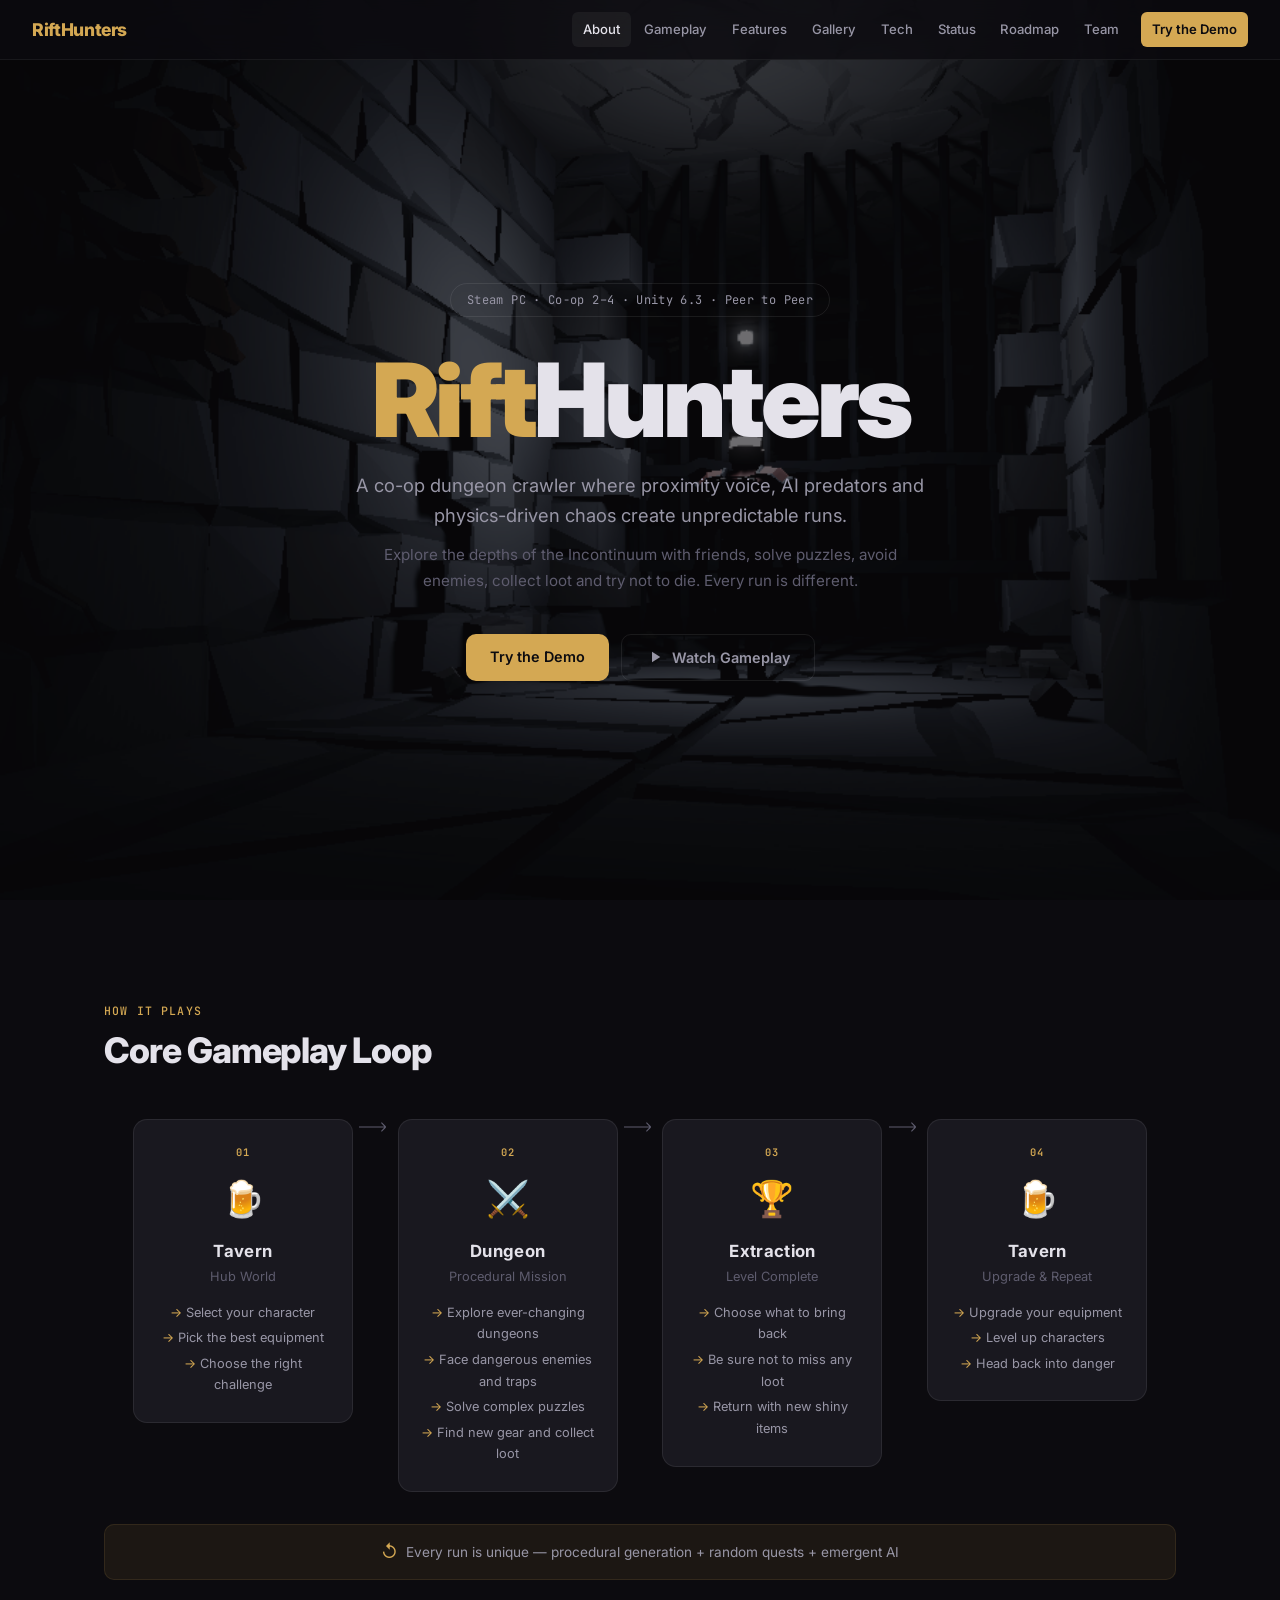
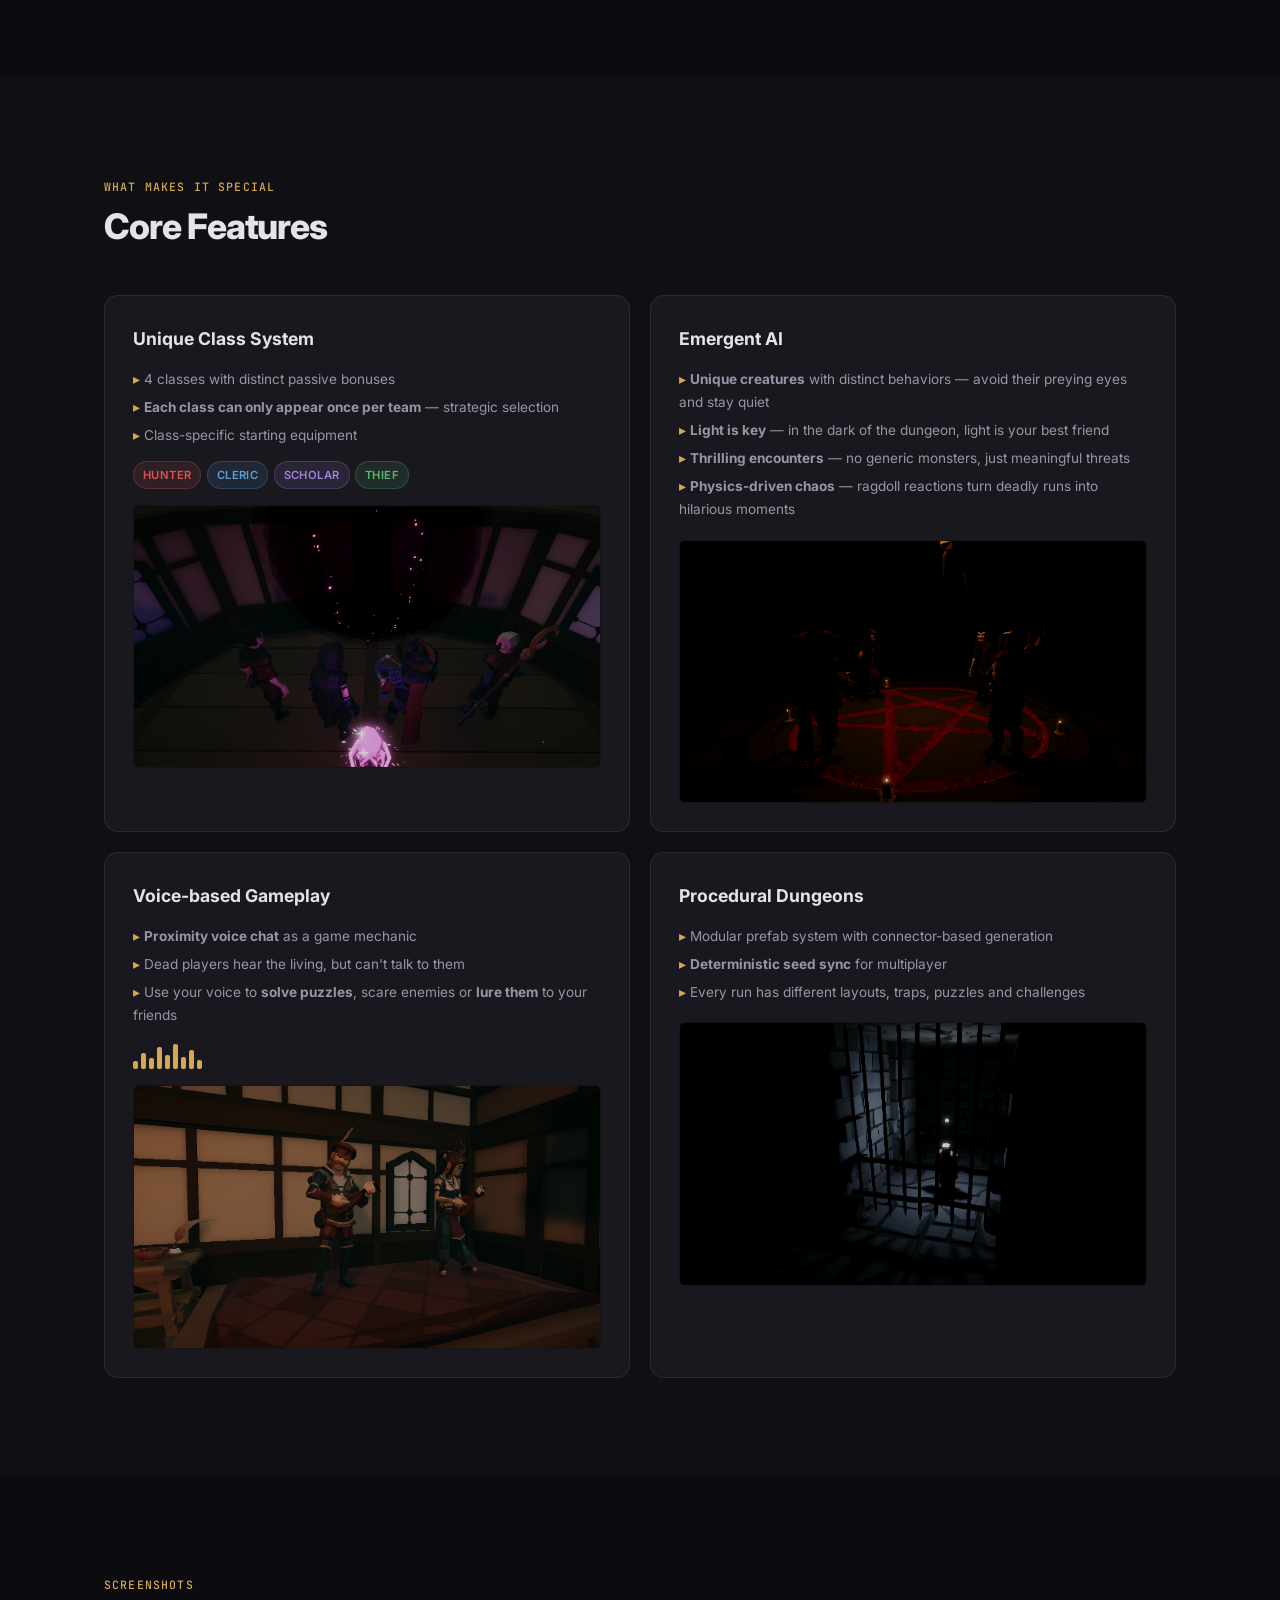
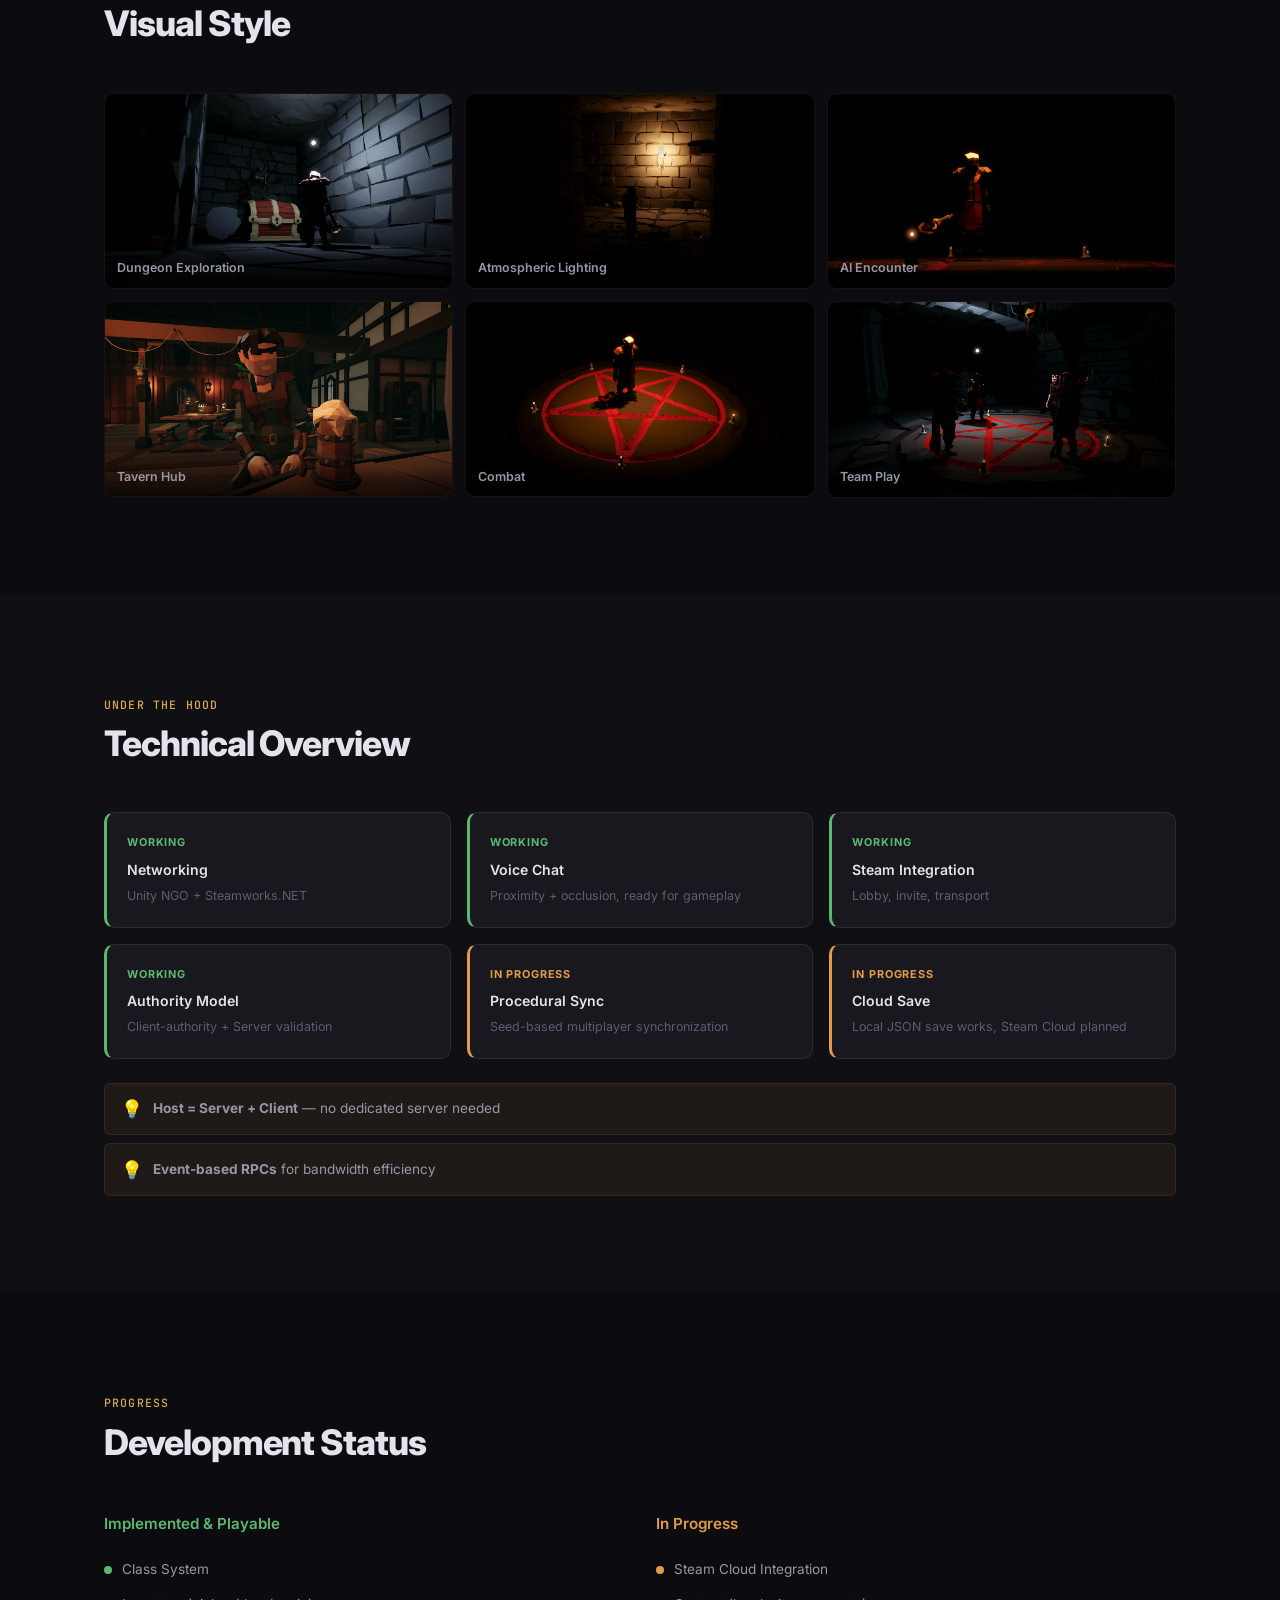
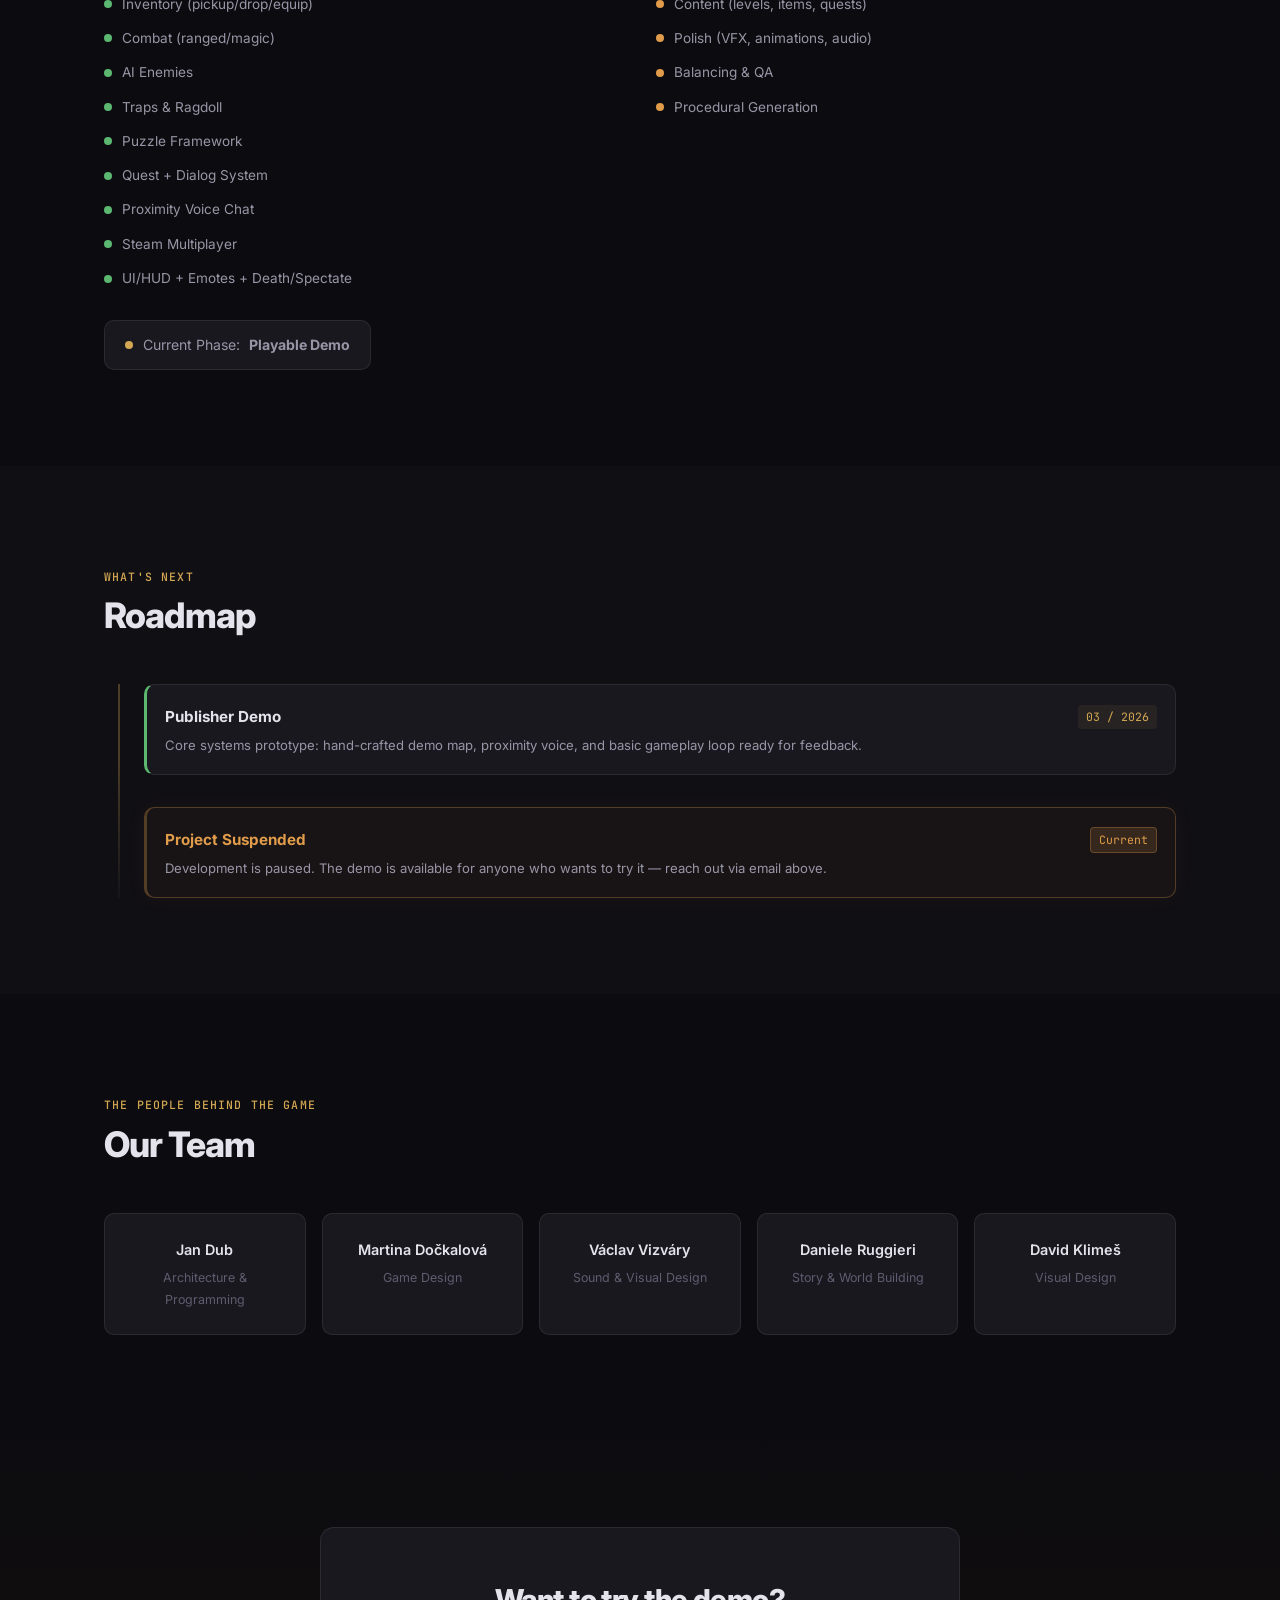
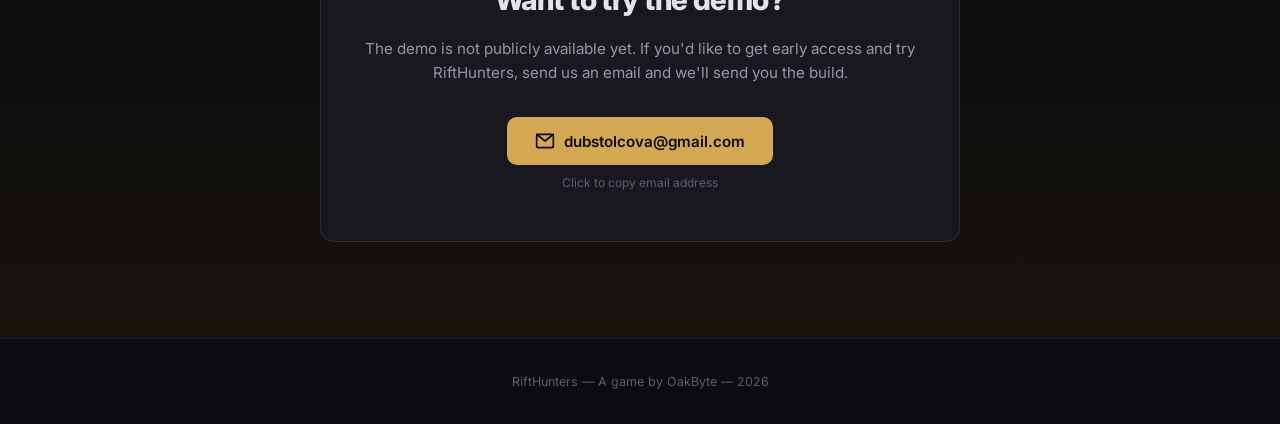
<file: RiftHunters/index.html>
<!DOCTYPE html>
<html lang="en">

<head>
    <meta charset="UTF-8">
    <meta name="viewport" content="width=device-width, initial-scale=1.0">
    <title>RiftHunters — Demo Showcase</title>
    <meta name="description"
        content="RiftHunters: Co-op procedural dungeon crawler with proximity voice chat and emergent AI. Explore the Incontinuum with friends.">
    <link rel="preconnect" href="https://fonts.googleapis.com">
    <link rel="preconnect" href="https://fonts.gstatic.com" crossorigin>
    <link
        href="https://fonts.googleapis.com/css2?family=Inter:wght@300;400;500;600;700;800;900&family=JetBrains+Mono:wght@400;500&display=swap"
        rel="stylesheet">
    <link rel="stylesheet" href="style.css">
</head>

<body>
    <!-- Navigation -->
    <nav class="nav" id="main-nav">
        <div class="nav-brand">
            <span class="nav-title">RiftHunters</span>
        </div>
        <div class="nav-links" id="nav-links">
            <a href="#about" class="nav-link">About</a>
            <a href="#loop" class="nav-link">Gameplay</a>
            <a href="#pillars" class="nav-link">Features</a>
            <a href="#gallery" class="nav-link">Gallery</a>
            <a href="#tech" class="nav-link">Tech</a>
            <a href="#status" class="nav-link">Status</a>
            <a href="#roadmap" class="nav-link">Roadmap</a>
            <a href="#team" class="nav-link">Team</a>
            <a href="#try" class="nav-link nav-link-cta">Try the Demo</a>
        </div>
        <button class="nav-toggle" id="nav-toggle" aria-label="Toggle navigation">
            <span></span><span></span><span></span>
        </button>
    </nav>

    <!-- Progress Bar -->
    <div class="progress-bar" id="progress-bar"></div>

    <main>

        <!-- HERO -->
        <section class="hero" id="about" style="position:relative; overflow:hidden;">
            <div class="hero-bg"
                style="position:absolute;inset:0;background-image:url('assets/Screenshot 2026-03-02 180837.png');background-size:cover;background-position:center;opacity:0.4;z-index:0;">
            </div>
            <div class="hero-particles" id="hero-particles"></div>
            <div class="hero-content" style="position:relative;z-index:1;">
                <div class="hero-badge">Steam PC &middot; Co-op 2&ndash;4 &middot; Unity 6.3 &middot; Peer to Peer</div>
                <h1 class="hero-title">
                    <span class="hero-title-accent">Rift</span>Hunters
                </h1>
                <p class="hero-tagline">A co-op dungeon crawler where proximity voice, AI predators and physics-driven
                    chaos create unpredictable runs.</p>
                <p class="hero-desc">Explore the depths of the Incontinuum with friends, solve puzzles, avoid
                    enemies, collect loot and try not to die. Every run is different.</p>
                <div class="hero-actions">
                    <a href="#try" class="btn btn-primary">Try the Demo</a>
                    <button type="button" class="btn btn-outline" id="video-play-btn">
                        <svg viewBox="0 0 24 24" fill="currentColor" width="18" height="18">
                            <path d="M8 5v14l11-7z" />
                        </svg>
                        Watch Gameplay
                    </button>
                </div>
            </div>
        </section>

        <!-- Fullscreen Video Overlay -->
        <div class="video-overlay" id="video-overlay">
            <button type="button" class="video-overlay-close" id="video-overlay-close"
                aria-label="Close video">&times;</button>
            <div class="video-overlay-inner">
                <iframe id="video-iframe" src=""
                    data-src="https://www.youtube.com/embed/V-tUBxDH4ks?autoplay=1&rel=0&modestbranding=1"
                    frameborder="0"
                    allow="accelerometer; autoplay; clipboard-write; encrypted-media; gyroscope; picture-in-picture; fullscreen"
                    allowfullscreen title="RiftHunters Gameplay Showcase">
                </iframe>
            </div>
        </div>

        <!-- GAMEPLAY LOOP -->
        <section class="section" id="loop">
            <div class="container">
                <div class="section-header">
                    <span class="section-label">How it plays</span>
                    <h2>Core Gameplay Loop</h2>
                </div>
                <div class="loop-flow">
                    <div class="loop-node">
                        <div class="loop-step">01</div>
                        <div class="loop-icon">&#127866;</div>
                        <h3>Tavern</h3>
                        <p>Hub World</p>
                        <ul class="loop-details">
                            <li>Select your character</li>
                            <li>Pick the best equipment</li>
                            <li>Choose the right challenge</li>
                        </ul>
                    </div>
                    <div class="loop-arrow">
                        <svg viewBox="0 0 60 24" fill="none">
                            <path d="M0 12h50m0 0l-8-8m8 8l-8 8" stroke="currentColor" stroke-width="2" />
                        </svg>
                    </div>
                    <div class="loop-node">
                        <div class="loop-step">02</div>
                        <div class="loop-icon">&#9876;&#65039;</div>
                        <h3>Dungeon</h3>
                        <p>Procedural Mission</p>
                        <ul class="loop-details">
                            <li>Explore ever-changing dungeons</li>
                            <li>Face dangerous enemies and traps</li>
                            <li>Solve complex puzzles</li>
                            <li>Find new gear and collect loot</li>
                        </ul>
                    </div>
                    <div class="loop-arrow">
                        <svg viewBox="0 0 60 24" fill="none">
                            <path d="M0 12h50m0 0l-8-8m8 8l-8 8" stroke="currentColor" stroke-width="2" />
                        </svg>
                    </div>
                    <div class="loop-node">
                        <div class="loop-step">03</div>
                        <div class="loop-icon">&#127942;</div>
                        <h3>Extraction</h3>
                        <p>Level Complete</p>
                        <ul class="loop-details">
                            <li>Choose what to bring back</li>
                            <li>Be sure not to miss any loot</li>
                            <li>Return with new shiny items</li>
                        </ul>
                    </div>
                    <div class="loop-arrow">
                        <svg viewBox="0 0 60 24" fill="none">
                            <path d="M0 12h50m0 0l-8-8m8 8l-8 8" stroke="currentColor" stroke-width="2" />
                        </svg>
                    </div>
                    <div class="loop-node">
                        <div class="loop-step">04</div>
                        <div class="loop-icon">&#127866;</div>
                        <h3>Tavern</h3>
                        <p>Upgrade & Repeat</p>
                        <ul class="loop-details">
                            <li>Upgrade your equipment</li>
                            <li>Level up characters</li>
                            <li>Head back into danger</li>
                        </ul>
                    </div>
                </div>
                <div class="loop-note">
                    <span class="loop-note-icon">&#8634;</span>
                    Every run is unique &mdash; procedural generation + random quests + emergent AI
                </div>
            </div>
        </section>

        <!-- CORE PILLARS -->
        <section class="section section-alt" id="pillars">
            <div class="container">
                <div class="section-header">
                    <span class="section-label">What makes it special</span>
                    <h2>Core Features</h2>
                </div>
                <div class="pillars-grid">
                    <div class="pillar-card">
                        <h3>Unique Class System</h3>
                        <ul>
                            <li>4 classes with distinct passive bonuses</li>
                            <li><strong>Each class can only appear once per team</strong> &mdash; strategic selection</li>
                            <li>Class-specific starting equipment</li>
                        </ul>
                        <div class="class-tags">
                            <span class="tag tag-hunter">Hunter</span>
                            <span class="tag tag-cleric">Cleric</span>
                            <span class="tag tag-scholar">Scholar</span>
                            <span class="tag tag-thief">Thief</span>
                        </div>
                        <div class="pillar-img">
                            <img src="assets/Screenshot 2026-03-03 230819.png" alt="4 players with classes in tavern"
                                loading="lazy">
                        </div>
                    </div>
                    <div class="pillar-card">
                        <h3>Emergent AI</h3>
                        <ul>
                            <li><strong>Unique creatures</strong> with distinct behaviors &mdash; avoid their preying eyes and stay quiet</li>
                            <li><strong>Light is key</strong> &mdash; in the dark of the dungeon, light is your best friend</li>
                            <li><strong>Thrilling encounters</strong> &mdash; no generic monsters, just meaningful threats</li>
                            <li><strong>Physics-driven chaos</strong> &mdash; ragdoll reactions turn deadly runs into hilarious moments</li>
                        </ul>
                        <div class="pillar-img">
                            <img src="assets/Screenshot 2026-03-03 231348.png" alt="AI enemies in dungeon ritual"
                                loading="lazy">
                        </div>
                    </div>
                    <div class="pillar-card">
                        <h3>Voice-based Gameplay</h3>
                        <ul>
                            <li><strong>Proximity voice chat</strong> as a game mechanic</li>
                            <li>Dead players hear the living, but can't talk to them</li>
                            <li>Use your voice to <strong>solve puzzles</strong>, scare enemies or <strong>lure them</strong> to your friends</li>
                        </ul>
                        <div class="voice-viz" id="voice-viz">
                            <div class="voice-bar"></div>
                            <div class="voice-bar"></div>
                            <div class="voice-bar"></div>
                            <div class="voice-bar"></div>
                            <div class="voice-bar"></div>
                            <div class="voice-bar"></div>
                            <div class="voice-bar"></div>
                            <div class="voice-bar"></div>
                            <div class="voice-bar"></div>
                        </div>
                        <div class="pillar-img">
                            <img src="assets/Screenshot 2026-03-03 224436.png" alt="Players in tavern playing music"
                                loading="lazy">
                        </div>
                    </div>
                    <div class="pillar-card">
                        <h3>Procedural Dungeons</h3>
                        <ul>
                            <li>Modular prefab system with connector-based generation</li>
                            <li><strong>Deterministic seed sync</strong> for multiplayer</li>
                            <li>Every run has different layouts, traps, puzzles and challenges</li>
                        </ul>
                        <div class="pillar-img">
                            <img src="assets/Screenshot 2026-03-02 181000.png" alt="Looking through dungeon bars"
                                loading="lazy">
                        </div>
                    </div>
                </div>
            </div>
        </section>

        <!-- GALLERY -->
        <section class="section" id="gallery">
            <div class="container">
                <div class="section-header">
                    <span class="section-label">Screenshots</span>
                    <h2>Visual Style</h2>
                </div>
                <div class="gallery-grid">
                    <div class="gallery-item">
                        <img src="assets/Screenshot 2026-03-02 180728.png" alt="Player in dark dungeon corridor"
                            loading="lazy">
                        <span class="gallery-label">Dungeon Exploration</span>
                    </div>
                    <div class="gallery-item">
                        <img src="assets/Screenshot 2026-03-02 180534.png" alt="Dungeon atmosphere with torch"
                            loading="lazy">
                        <span class="gallery-label">Atmospheric Lighting</span>
                    </div>
                    <div class="gallery-item">
                        <img src="assets/Screenshot 2026-03-02 180327.png" alt="AI enemy encounter" loading="lazy">
                        <span class="gallery-label">AI Encounter</span>
                    </div>
                    <div class="gallery-item">
                        <img src="assets/Screenshot 2026-03-03 224326.png" alt="Tavern Hub world" loading="lazy">
                        <span class="gallery-label">Tavern Hub</span>
                    </div>
                    <div class="gallery-item">
                        <img src="assets/Screenshot 2026-03-02 180116.png" alt="Dungeon combat" loading="lazy">
                        <span class="gallery-label">Combat</span>
                    </div>
                    <div class="gallery-item">
                        <img src="assets/Screenshot 2026-03-03 231522.png" alt="Team cooperation" loading="lazy">
                        <span class="gallery-label">Team Play</span>
                    </div>
                </div>
            </div>
        </section>

        <!-- TECH -->
        <section class="section section-alt" id="tech">
            <div class="container">
                <div class="section-header">
                    <span class="section-label">Under the hood</span>
                    <h2>Technical Overview</h2>
                </div>
                <div class="tech-grid">
                    <div class="tech-item done">
                        <span class="tech-status">Working</span>
                        <h4>Networking</h4>
                        <p>Unity NGO + Steamworks.NET</p>
                    </div>
                    <div class="tech-item done">
                        <span class="tech-status">Working</span>
                        <h4>Voice Chat</h4>
                        <p>Proximity + occlusion, ready for gameplay</p>
                    </div>
                    <div class="tech-item done">
                        <span class="tech-status">Working</span>
                        <h4>Steam Integration</h4>
                        <p>Lobby, invite, transport</p>
                    </div>
                    <div class="tech-item done">
                        <span class="tech-status">Working</span>
                        <h4>Authority Model</h4>
                        <p>Client-authority + Server validation</p>
                    </div>
                    <div class="tech-item partial">
                        <span class="tech-status">In Progress</span>
                        <h4>Procedural Sync</h4>
                        <p>Seed-based multiplayer synchronization</p>
                    </div>
                    <div class="tech-item partial">
                        <span class="tech-status">In Progress</span>
                        <h4>Cloud Save</h4>
                        <p>Local JSON save works, Steam Cloud planned</p>
                    </div>
                </div>
                <div class="tech-notes">
                    <div class="tech-note">
                        <span class="tech-note-icon">&#128161;</span>
                        <span><strong>Host = Server + Client</strong> &mdash; no dedicated server needed</span>
                    </div>
                    <div class="tech-note">
                        <span class="tech-note-icon">&#128161;</span>
                        <span><strong>Event-based RPCs</strong> for bandwidth efficiency</span>
                    </div>
                </div>
            </div>
        </section>

        <!-- STATUS -->
        <section class="section" id="status">
            <div class="container">
                <div class="section-header">
                    <span class="section-label">Progress</span>
                    <h2>Development Status</h2>
                </div>
                <div class="status-columns">
                    <div class="status-col">
                        <h3 class="status-col-title status-done">Implemented &amp; Playable</h3>
                        <ul class="status-list">
                            <li><span class="status-dot done"></span>Class System</li>
                            <li><span class="status-dot done"></span>Inventory (pickup/drop/equip)</li>
                            <li><span class="status-dot done"></span>Combat (ranged/magic)</li>
                            <li><span class="status-dot done"></span>AI Enemies</li>
                            <li><span class="status-dot done"></span>Traps &amp; Ragdoll</li>
                            <li><span class="status-dot done"></span>Puzzle Framework</li>
                            <li><span class="status-dot done"></span>Quest + Dialog System</li>
                            <li><span class="status-dot done"></span>Proximity Voice Chat</li>
                            <li><span class="status-dot done"></span>Steam Multiplayer</li>
                            <li><span class="status-dot done"></span>UI/HUD + Emotes + Death/Spectate</li>
                        </ul>
                    </div>
                    <div class="status-col">
                        <h3 class="status-col-title status-wip">In Progress</h3>
                        <ul class="status-list">
                            <li><span class="status-dot wip"></span>Steam Cloud Integration</li>
                            <li><span class="status-dot wip"></span>Content (levels, items, quests)</li>
                            <li><span class="status-dot wip"></span>Polish (VFX, animations, audio)</li>
                            <li><span class="status-dot wip"></span>Balancing &amp; QA</li>
                            <li><span class="status-dot wip"></span>Procedural Generation</li>
                        </ul>
                    </div>
                </div>
                <div class="status-badge">
                    <span class="status-badge-dot"></span>
                    Current Phase: <strong>Playable Demo</strong>
                </div>
            </div>
        </section>

        <!-- ROADMAP -->
        <section class="section section-alt" id="roadmap">
            <div class="container">
                <div class="section-header">
                    <span class="section-label">What's next</span>
                    <h2>Roadmap</h2>
                </div>
                <div class="roadmap-timeline">
                    <div class="rm-item rm-done">
                        <div class="rm-marker"></div>
                        <div class="rm-content">
                            <div class="rm-head">
                                <h4>Publisher Demo</h4>
                                <span class="rm-date">03 / 2026</span>
                            </div>
                            <p>Core systems prototype: hand-crafted demo map, proximity voice, and basic gameplay loop ready for feedback.</p>
                        </div>
                    </div>
                    <div class="rm-item rm-suspended">
                        <div class="rm-marker"></div>
                        <div class="rm-content">
                            <div class="rm-head">
                                <h4>Project Suspended</h4>
                                <span class="rm-date rm-date-suspended">Current</span>
                            </div>
                            <p>Development is paused. The demo is available for anyone who wants to try it &mdash; reach out via email above.</p>
                        </div>
                    </div>
                </div>
            </div>
        </section>

        <!-- TEAM -->
        <section class="section" id="team">
            <div class="container">
                <div class="section-header">
                    <span class="section-label">The people behind the game</span>
                    <h2>Our Team</h2>
                </div>
                <div class="team-grid">
                    <div class="team-card">
                        <h4>Jan Dub</h4>
                        <p>Architecture &amp; Programming</p>
                    </div>
                    <div class="team-card">
                        <h4>Martina Dočkalová</h4>
                        <p>Game Design</p>
                    </div>
                    <div class="team-card">
                        <h4>Václav Vizváry</h4>
                        <p>Sound &amp; Visual Design</p>
                    </div>
                    <div class="team-card">
                        <h4>Daniele Ruggieri</h4>
                        <p>Story &amp; World Building</p>
                    </div>
                    <div class="team-card">
                        <h4>David Klimeš</h4>
                        <p>Visual Design</p>
                    </div>
                </div>
            </div>
        </section>

        <!-- TRY THE DEMO -->
        <section class="section section-cta" id="try">
            <div class="container">
                <div class="cta-card">
                    <h2>Want to try the demo?</h2>
                    <p>The demo is not publicly available yet. If you'd like to get early access and try RiftHunters,
                        send us an email and we'll send you the build.</p>
                    <div class="cta-email">
                        <button type="button" class="email-btn copy-email-btn"
                            data-copy-text="dubstolcova@gmail.com">
                            <svg viewBox="0 0 24 24" fill="none" stroke="currentColor" stroke-width="2"
                                stroke-linecap="round" stroke-linejoin="round" width="20" height="20">
                                <rect x="2" y="4" width="20" height="16" rx="2" />
                                <path d="M22 4l-10 8L2 4" />
                            </svg>
                            <span>dubstolcova@gmail.com</span>
                        </button>
                        <span class="cta-hint">Click to copy email address</span>
                    </div>
                </div>
            </div>
        </section>

    </main>

    <!-- Footer -->
    <footer class="footer">
        <p>RiftHunters &mdash; A game by OakByte &mdash; 2026</p>
    </footer>

    <script src="script.js"></script>
</body>

</html>
</file>
<file: style.css>
/* ============================================
   RiftHunters Pitch Deck — Dark Theme CSS
   ============================================ */

/* --- Design Tokens --- */
:root {
    /* Colors */
    --bg-primary: #0a0a0f;
    --bg-secondary: #111118;
    --bg-card: #16161f;
    --bg-card-hover: #1c1c28;
    --bg-elevated: #1e1e2a;

    --text-primary: #e8e8f0;
    --text-secondary: #9898b0;
    --text-muted: #6a6a82;
    --text-accent: #f5ccff;

    --accent-primary: #bc13fe;
    --accent-primary-glow: rgba(188, 19, 254, 0.25);
    --accent-red: #e94560;
    --accent-red-glow: rgba(233, 69, 96, 0.12);
    --accent-green: #3fb950;
    --accent-green-glow: rgba(63, 185, 80, 0.12);
    --accent-blue: #58a6ff;
    --accent-blue-glow: rgba(88, 166, 255, 0.12);
    --accent-purple: #bc13fe;
    --accent-purple-glow: rgba(188, 19, 254, 0.25);
    --accent-orange: #f97316;
    --accent-orange-glow: rgba(249, 115, 22, 0.12);

    --border-subtle: rgba(255, 255, 255, 0.06);
    --border-card: rgba(255, 255, 255, 0.08);
    --border-hover: rgba(188, 19, 254, 0.35);

    /* Gradients */
    --gradient-hero: linear-gradient(135deg, #0a0a0f 0%, #17072a 30%, #0d0a1b 60%, #0a0a0f 100%);
    --gradient-primary: linear-gradient(135deg, #6200ea, #f5ccff);
    --gradient-card: linear-gradient(145deg, rgba(255, 255, 255, 0.03) 0%, rgba(255, 255, 255, 0) 100%);

    /* Typography */
    --font-body: 'Inter', -apple-system, BlinkMacSystemFont, 'Segoe UI', sans-serif;
    --font-mono: 'JetBrains Mono', 'Fira Code', monospace;

    /* Spacing */
    --section-padding: 6rem 2rem;
    --card-padding: 1.75rem;
    --border-radius: 12px;
    --border-radius-sm: 8px;
    --border-radius-lg: 16px;

    /* Transitions */
    --transition-fast: 150ms ease;
    --transition-smooth: 300ms cubic-bezier(0.4, 0, 0.2, 1);
    --transition-spring: 500ms cubic-bezier(0.34, 1.56, 0.64, 1);
}

/* --- Reset & Base --- */
*,
*::before,
*::after {
    margin: 0;
    padding: 0;
    box-sizing: border-box;
}

html {
    scroll-behavior: smooth;
    scroll-padding-top: 5rem;
}

body {
    font-family: var(--font-body);
    background: var(--bg-primary);
    color: var(--text-primary);
    line-height: 1.7;
    -webkit-font-smoothing: antialiased;
    -moz-osx-font-smoothing: grayscale;
    overflow-x: hidden;
}

::selection {
    background: var(--accent-primary);
    color: var(--bg-primary);
}

/* --- Navigation --- */
.nav {
    position: fixed;
    top: 0;
    left: 0;
    right: 0;
    z-index: 1000;
    display: flex;
    align-items: center;
    justify-content: space-between;
    padding: 0.75rem 2rem;
    background: rgba(10, 10, 15, 0.85);
    backdrop-filter: blur(20px) saturate(180%);
    -webkit-backdrop-filter: blur(20px) saturate(180%);
    border-bottom: 1px solid var(--border-subtle);
    transition: var(--transition-smooth);
}

.nav.scrolled {
    padding: 0.5rem 2rem;
    background: rgba(10, 10, 15, 0.95);
}

.nav-brand {
    display: flex;
    align-items: center;
    gap: 0.5rem;
}

.nav-logo {
    font-size: 1.5rem;
}

.nav-title {
    font-weight: 800;
    font-size: 1.1rem;
    background: var(--gradient-primary);
    -webkit-background-clip: text;
    -webkit-text-fill-color: transparent;
    background-clip: text;
    letter-spacing: -0.02em;
}

.nav-links {
    display: flex;
    gap: 0.25rem;
}

.nav-link {
    color: var(--text-secondary);
    text-decoration: none;
    font-size: 0.82rem;
    font-weight: 500;
    padding: 0.4rem 0.7rem;
    border-radius: var(--border-radius-sm);
    transition: var(--transition-fast);
    letter-spacing: 0.01em;
}

.nav-link:hover,
.nav-link.active {
    color: var(--accent-primary);
    background: var(--accent-primary-glow);
}

.nav-toggle {
    display: none;
    flex-direction: column;
    gap: 4px;
    background: none;
    border: none;
    cursor: pointer;
    padding: 4px;
}

.nav-toggle span {
    width: 20px;
    height: 2px;
    background: var(--text-secondary);
    border-radius: 2px;
    transition: var(--transition-smooth);
}

/* --- Progress Bar --- */
.progress-bar {
    position: fixed;
    top: 0;
    left: 0;
    height: 3px;
    background: var(--gradient-primary);
    z-index: 1001;
    transition: width 100ms linear;
    box-shadow: 0 0 10px var(--accent-primary-glow);
}

/* --- Slide Base --- */
.slide {
    position: relative;
    min-height: 100vh;
    display: flex;
    align-items: center;
    justify-content: center;
    padding: var(--section-padding);
    border-bottom: 1px solid var(--border-subtle);
}

.slide-content {
    max-width: 1200px;
    width: 100%;
    margin: 0 auto;
}

.slide-number {
    position: absolute;
    bottom: 2rem;
    right: 2rem;
    font-size: 4rem;
    font-weight: 900;
    color: rgba(255, 255, 255, 0.03);
    letter-spacing: -0.05em;
    user-select: none;
}

.slide-header {
    margin-bottom: 3rem;
}

.slide-label {
    display: inline-block;
    font-family: var(--font-mono);
    font-size: 0.75rem;
    font-weight: 500;
    color: var(--accent-primary);
    background: var(--accent-primary-glow);
    padding: 0.25rem 0.75rem;
    border-radius: 999px;
    margin-bottom: 0.75rem;
    letter-spacing: 0.05em;
    text-transform: uppercase;
}

.slide-header h2 {
    font-size: 2.5rem;
    font-weight: 800;
    letter-spacing: -0.03em;
    line-height: 1.2;
}

.slide-subtitle {
    color: var(--text-secondary);
    font-size: 1.1rem;
    margin-top: 0.5rem;
}

/* --- Hero Slide --- */
.slide-hero {
    background: var(--gradient-hero);
    text-align: center;
    overflow: hidden;
}

.hero-particles {
    position: absolute;
    inset: 0;
    pointer-events: none;
}

.hero-content {
    position: relative;
    z-index: 1;
}

.hero-badge {
    display: inline-block;
    font-family: var(--font-mono);
    font-size: 0.8rem;
    color: var(--text-secondary);
    border: 1px solid var(--border-card);
    padding: 0.4rem 1.2rem;
    border-radius: 999px;
    margin-bottom: 2rem;
    letter-spacing: 0.04em;
}

.hero-title {
    font-size: clamp(3rem, 8vw, 7rem);
    font-weight: 900;
    letter-spacing: -0.04em;
    line-height: 1;
    margin-bottom: 1.5rem;
}

.hero-title-accent {
    background: var(--gradient-primary);
    -webkit-background-clip: text;
    -webkit-text-fill-color: transparent;
    background-clip: text;
}

.hero-tagline {
    font-size: 1.25rem;
    color: var(--text-secondary);
    max-width: 700px;
    margin: 0 auto 1rem;
    line-height: 1.6;
}

.hero-desc {
    font-size: 1rem;
    color: var(--text-muted);
    max-width: 600px;
    margin: 0 auto 2.5rem;
}

.hero-cta {
    display: flex;
    gap: 1rem;
    justify-content: center;
    flex-wrap: wrap;
}

/* --- Buttons --- */
.btn {
    display: inline-flex;
    align-items: center;
    gap: 0.5rem;
    padding: 0.75rem 1.75rem;
    border-radius: var(--border-radius);
    font-family: var(--font-body);
    font-size: 0.95rem;
    font-weight: 600;
    text-decoration: none;
    cursor: pointer;
    transition: var(--transition-smooth);
    border: none;
}

.btn-primary {
    background: var(--gradient-primary);
    color: var(--bg-primary);
}

.btn-primary:hover {
    transform: translateY(-2px);
    box-shadow: 0 8px 25px rgba(200, 169, 110, 0.3);
}

.btn-ghost {
    background: transparent;
    color: var(--text-secondary);
    border: 1px solid var(--border-card);
}

.btn-ghost:hover {
    color: var(--text-primary);
    border-color: var(--border-hover);
    background: var(--accent-primary-glow);
}

/* --- Grid --- */
.grid {
    display: grid;
    gap: 1.5rem;
}

.grid-2 {
    grid-template-columns: repeat(2, 1fr);
}

.grid-3 {
    grid-template-columns: repeat(3, 1fr);
}

/* --- Cards --- */
.card {
    background: var(--bg-card);
    border: 1px solid var(--border-card);
    border-radius: var(--border-radius);
    padding: var(--card-padding);
    transition: var(--transition-smooth);
}

.card:hover {
    border-color: var(--border-hover);
    background: var(--bg-card-hover);
}

.card-glow {
    position: relative;
    overflow: hidden;
}

.card-glow::before {
    content: '';
    position: absolute;
    top: 0;
    left: 0;
    right: 0;
    height: 2px;
    background: var(--gradient-primary);
    opacity: 0;
    transition: var(--transition-smooth);
}

.card-glow:hover::before {
    opacity: 1;
}

.card-title {
    font-size: 1.15rem;
    font-weight: 700;
    margin-bottom: 1rem;
}

.card-center {
    text-align: center;
}

.card h4 {
    font-size: 1rem;
    font-weight: 600;
    margin-bottom: 0.75rem;
}

.card ul {
    list-style: none;
    padding: 0;
}

.card ul li {
    padding: 0.3rem 0;
    color: var(--text-secondary);
    font-size: 0.9rem;
}

.card ul li::before {
    content: '▸ ';
    color: var(--accent-primary);
}

/* --- Feature List --- */
.feature-list {
    list-style: none;
    padding: 0;
}

.feature-list li {
    display: flex;
    align-items: flex-start;
    gap: 0.5rem;
    padding: 0.4rem 0;
    color: var(--text-secondary);
    font-size: 0.92rem;
}

.feature-list li::before {
    content: none !important;
}

.dot {
    width: 8px;
    height: 8px;
    border-radius: 50%;
    flex-shrink: 0;
    margin-top: 0.45rem;
}

.dot-red {
    background: var(--accent-red);
    box-shadow: 0 0 8px var(--accent-red-glow);
}

.dot-green {
    background: var(--accent-green);
    box-shadow: 0 0 8px var(--accent-green-glow);
}

/* --- Market Stats --- */
.market-stats {
    display: flex;
    flex-direction: column;
    gap: 1rem;
    margin-bottom: 1rem;
}

.stat {
    display: flex;
    align-items: baseline;
    gap: 0.75rem;
}

.stat-value {
    font-size: 2rem;
    font-weight: 800;
    background: var(--gradient-primary);
    -webkit-background-clip: text;
    -webkit-text-fill-color: transparent;
    background-clip: text;
    letter-spacing: -0.02em;
}

.stat-label {
    color: var(--text-secondary);
    font-size: 0.85rem;
}

.muted {
    color: var(--text-muted);
    font-size: 0.88rem;
}

/* --- Game Loop --- */
.loop-flow {
    display: flex;
    align-items: flex-start;
    justify-content: center;
    gap: 0;
    margin: 2rem 0;
    flex-wrap: wrap;
}

.loop-node {
    text-align: center;
    padding: 2rem 1.5rem;
    border-radius: var(--border-radius-lg);
    border: 1px solid var(--border-card);
    min-width: 200px;
    max-width: 260px;
    transition: var(--transition-smooth);
}

.loop-node:hover {
    transform: translateY(-4px);
}

.loop-taverna {
    background: linear-gradient(145deg, rgba(74, 55, 40, 0.3), rgba(74, 55, 40, 0.1));
    border-color: rgba(200, 169, 110, 0.2);
}

.loop-dungeon {
    background: linear-gradient(145deg, rgba(45, 27, 46, 0.3), rgba(45, 27, 46, 0.1));
    border-color: rgba(155, 89, 182, 0.2);
}

.loop-extract {
    background: linear-gradient(145deg, rgba(26, 58, 42, 0.3), rgba(26, 58, 42, 0.1));
    border-color: rgba(46, 204, 113, 0.2);
}

.loop-icon {
    font-size: 2.5rem;
    margin-bottom: 0.75rem;
}

.loop-node h3 {
    font-size: 1.1rem;
    font-weight: 700;
    letter-spacing: 0.05em;
}

.loop-node p {
    color: var(--text-muted);
    font-size: 0.85rem;
    margin-bottom: 0.75rem;
}

.loop-details {
    list-style: none;
    text-align: left;
    padding: 0;
    margin: 0;
}

.loop-details li {
    font-size: 0.82rem;
    color: var(--text-secondary);
    padding: 0.15rem 0;
}

.loop-details li::before {
    content: '→ ';
    color: var(--accent-primary);
}

.loop-arrow {
    display: flex;
    align-items: center;
    padding: 0 0.75rem;
    color: var(--text-muted);
}

.loop-arrow svg {
    width: 50px;
    height: 24px;
}

.loop-return {
    text-align: center;
    margin-top: 1.5rem;
    color: var(--text-muted);
    position: relative;
}

.loop-return-svg {
    width: 100%;
    max-width: 700px;
    height: 40px;
    color: var(--text-muted);
    opacity: 0.4;
}

.loop-return-label {
    display: block;
    font-size: 0.82rem;
    margin-top: 0.25rem;
    font-style: italic;
}

.highlight-box {
    background: var(--accent-primary-glow);
    border: 1px solid rgba(200, 169, 110, 0.15);
    border-radius: var(--border-radius);
    padding: 1rem 1.5rem;
    font-size: 0.9rem;
    color: var(--text-secondary);
    margin-top: 1.5rem;
    text-align: center;
}

/* --- Pillar Cards --- */
.pillar-card {
    background: var(--bg-card);
    border: 1px solid var(--border-card);
    border-radius: var(--border-radius-lg);
    padding: 2rem;
    position: relative;
    overflow: hidden;
    transition: var(--transition-smooth);
}

.pillar-card:hover {
    border-color: var(--border-hover);
    transform: translateY(-4px);
    box-shadow: 0 12px 40px rgba(0, 0, 0, 0.3);
}

.pillar-number {
    position: absolute;
    top: 1rem;
    right: 1.25rem;
    font-size: 3rem;
    font-weight: 900;
    color: rgba(255, 255, 255, 0.03);
    letter-spacing: -0.05em;
}

.pillar-icon {
    font-size: 2rem;
    margin-bottom: 0.75rem;
}

.pillar-card h3 {
    font-size: 1.15rem;
    font-weight: 700;
    margin-bottom: 0.75rem;
}

.pillar-card ul {
    list-style: none;
    padding: 0;
    margin-bottom: 1rem;
}

.pillar-card ul li {
    font-size: 0.88rem;
    color: var(--text-secondary);
    padding: 0.2rem 0;
}

.pillar-card ul li::before {
    content: '▸ ';
    color: var(--accent-primary);
}

/* Class badges */
.pillar-classes,
.ai-states {
    display: flex;
    flex-wrap: wrap;
    gap: 0.4rem;
    margin-top: 0.5rem;
}

.class-badge,
.state-badge {
    font-size: 0.72rem;
    font-weight: 600;
    padding: 0.2rem 0.6rem;
    border-radius: 999px;
    text-transform: uppercase;
    letter-spacing: 0.04em;
}

.class-badge.hunter {
    background: rgba(233, 69, 96, 0.15);
    color: #e94560;
    border: 1px solid rgba(233, 69, 96, 0.3);
}

.class-badge.cleric {
    background: rgba(88, 166, 255, 0.15);
    color: #58a6ff;
    border: 1px solid rgba(88, 166, 255, 0.3);
}

.class-badge.scholar {
    background: rgba(167, 139, 250, 0.15);
    color: #a78bfa;
    border: 1px solid rgba(167, 139, 250, 0.3);
}

.class-badge.thief {
    background: rgba(63, 185, 80, 0.15);
    color: #3fb950;
    border: 1px solid rgba(63, 185, 80, 0.3);
}

.class-badge.deprived {
    background: rgba(255, 255, 255, 0.05);
    color: var(--text-muted);
    border: 1px solid rgba(255, 255, 255, 0.1);
}

.state-badge.lurk {
    background: rgba(255, 255, 255, 0.05);
    color: var(--text-muted);
    border: 1px solid rgba(255, 255, 255, 0.1);
}

.state-badge.stalk {
    background: rgba(249, 115, 22, 0.15);
    color: #f97316;
    border: 1px solid rgba(249, 115, 22, 0.3);
}

.state-badge.flee {
    background: rgba(63, 185, 80, 0.15);
    color: #3fb950;
    border: 1px solid rgba(63, 185, 80, 0.3);
}

.state-badge.strike {
    background: rgba(233, 69, 96, 0.15);
    color: #e94560;
    border: 1px solid rgba(233, 69, 96, 0.3);
}

/* Voice Viz */
.voice-viz {
    display: flex;
    align-items: flex-end;
    gap: 3px;
    height: 30px;
    margin-top: 0.75rem;
}

.voice-bar {
    width: 6px;
    background: var(--accent-primary);
    border-radius: 3px;
    animation: voicePulse 1.2s ease-in-out infinite;
}

.voice-bar:nth-child(1) {
    animation-delay: 0s;
    height: 30%;
}

.voice-bar:nth-child(2) {
    animation-delay: 0.1s;
    height: 60%;
}

.voice-bar:nth-child(3) {
    animation-delay: 0.2s;
    height: 40%;
}

.voice-bar:nth-child(4) {
    animation-delay: 0.3s;
    height: 80%;
}

.voice-bar:nth-child(5) {
    animation-delay: 0.15s;
    height: 50%;
}

.voice-bar:nth-child(6) {
    animation-delay: 0.35s;
    height: 90%;
}

.voice-bar:nth-child(7) {
    animation-delay: 0.25s;
    height: 45%;
}

.voice-bar:nth-child(8) {
    animation-delay: 0.05s;
    height: 70%;
}

.voice-bar:nth-child(9) {
    animation-delay: 0.4s;
    height: 35%;
}

@keyframes voicePulse {

    0%,
    100% {
        transform: scaleY(0.4);
        opacity: 0.4;
    }

    50% {
        transform: scaleY(1);
        opacity: 1;
    }
}

/* Mini maze preview */
.maze-preview {
    display: grid;
    grid-template-columns: repeat(7, 1fr);
    grid-template-rows: repeat(4, 1fr);
    gap: 2px;
    margin-top: 0.75rem;
    height: 60px;
}

/* --- System Cards --- */
.system-card {
    background: var(--bg-card);
    border: 1px solid var(--border-card);
    border-radius: var(--border-radius);
    padding: var(--card-padding);
    transition: var(--transition-smooth);
}

.system-card:hover {
    border-color: var(--border-hover);
}

.system-card h3 {
    font-size: 1.05rem;
    font-weight: 700;
    margin-bottom: 1rem;
    display: flex;
    align-items: center;
    gap: 0.5rem;
}

.system-icon {
    font-size: 1.3rem;
}

/* Data Tables */
.data-table {
    width: 100%;
    border-collapse: collapse;
    font-size: 0.85rem;
}

.data-table th {
    text-align: left;
    font-weight: 600;
    font-size: 0.78rem;
    text-transform: uppercase;
    letter-spacing: 0.06em;
    color: var(--text-muted);
    padding: 0.6rem 0.75rem;
    border-bottom: 1px solid var(--border-card);
}

.data-table td {
    padding: 0.55rem 0.75rem;
    color: var(--text-secondary);
    border-bottom: 1px solid var(--border-subtle);
}

.data-table tbody tr:hover {
    background: rgba(255, 255, 255, 0.02);
}

/* Trap list */
.trap-list {
    display: flex;
    flex-direction: column;
    gap: 0.5rem;
}

.trap-item {
    display: flex;
    align-items: center;
    gap: 0.6rem;
    font-size: 0.88rem;
    color: var(--text-secondary);
    padding: 0.3rem 0;
}

.trap-icon {
    font-size: 1.1rem;
}

/* Puzzle list */
.puzzle-list {
    display: flex;
    flex-direction: column;
    gap: 0.4rem;
}

.puzzle-item {
    display: flex;
    flex-direction: column;
    padding: 0.5rem 0.75rem;
    background: rgba(255, 255, 255, 0.02);
    border-radius: var(--border-radius-sm);
    border-left: 2px solid var(--accent-blue);
}

.puzzle-name {
    font-weight: 600;
    font-size: 0.85rem;
    color: var(--text-primary);
}

.puzzle-desc {
    font-size: 0.78rem;
    color: var(--text-muted);
}

/* Effects grid */
.effects-grid {
    display: grid;
    grid-template-columns: repeat(2, 1fr);
    gap: 0.5rem;
}

.effect-item {
    display: flex;
    align-items: center;
    justify-content: space-between;
    padding: 0.6rem 0.75rem;
    border-radius: var(--border-radius-sm);
    font-size: 0.85rem;
}

.effect-name {
    font-weight: 600;
}

.effect-desc {
    font-size: 0.75rem;
    color: var(--text-muted);
}

.effect-item.poison {
    background: rgba(63, 185, 80, 0.08);
    border: 1px solid rgba(63, 185, 80, 0.15);
}

.effect-item.slow {
    background: rgba(88, 166, 255, 0.08);
    border: 1px solid rgba(88, 166, 255, 0.15);
}

.effect-item.stun {
    background: rgba(233, 69, 96, 0.08);
    border: 1px solid rgba(233, 69, 96, 0.15);
}

.effect-item.boost {
    background: rgba(249, 115, 22, 0.08);
    border: 1px solid rgba(249, 115, 22, 0.15);
}

/* --- Audience --- */
.audience-profile {
    margin-bottom: 2.5rem;
}

.profile-card {
    background: var(--bg-card);
    border: 1px solid var(--border-card);
    border-radius: var(--border-radius-lg);
    padding: 2rem;
}

.profile-card h3 {
    font-size: 1rem;
    font-weight: 600;
    margin-bottom: 1.25rem;
    color: var(--accent-primary);
}

.profile-stats {
    display: grid;
    grid-template-columns: repeat(4, 1fr);
    gap: 1rem;
}

.profile-stat {
    display: flex;
    flex-direction: column;
    gap: 0.25rem;
}

.profile-label {
    font-size: 0.75rem;
    text-transform: uppercase;
    letter-spacing: 0.06em;
    color: var(--text-muted);
}

.profile-value {
    font-size: 1rem;
    font-weight: 600;
}

.section-title {
    font-size: 1.15rem;
    font-weight: 700;
    margin-bottom: 1rem;
}

.comparison-table-wrapper {
    overflow-x: auto;
    -webkit-overflow-scrolling: touch;
    border-radius: var(--border-radius);
    border: 1px solid var(--border-card);
}

.comparison-table {
    min-width: 600px;
}

.feature-matrix .highlight-col {
    background: rgba(200, 169, 110, 0.06);
}

.check {
    font-size: 0.82rem;
}

.check.yes {
    color: var(--accent-green);
}

.check.no {
    color: var(--accent-red);
}

.check.partial {
    color: var(--accent-orange);
}

/* --- Art Grid --- */
.art-grid {
    display: grid;
    grid-template-columns: repeat(2, 1fr);
    gap: 1rem;
}

.art-placeholder {
    aspect-ratio: 16/9;
    border-radius: var(--border-radius);
    border: 2px dashed var(--border-card);
    display: flex;
    align-items: center;
    justify-content: center;
    transition: var(--transition-smooth);
}

.art-placeholder:hover {
    border-color: var(--border-hover);
}

.placeholder-inner {
    display: flex;
    flex-direction: column;
    align-items: center;
    gap: 0.5rem;
    color: var(--text-muted);
    font-size: 0.88rem;
}

.placeholder-icon {
    font-size: 2rem;
    opacity: 0.5;
}

.placeholder-note {
    font-size: 0.72rem;
    background: var(--accent-primary-glow);
    color: var(--accent-primary);
    padding: 0.15rem 0.5rem;
    border-radius: 999px;
}

/* --- Tech Grid --- */
.tech-grid {
    display: grid;
    grid-template-columns: repeat(auto-fill, minmax(200px, 1fr));
    gap: 1rem;
    margin-bottom: 2rem;
}

.tech-item {
    background: var(--bg-card);
    border: 1px solid var(--border-card);
    border-radius: var(--border-radius);
    padding: 1.25rem;
    text-align: center;
    transition: var(--transition-smooth);
}

.tech-item:hover {
    border-color: var(--border-hover);
    transform: translateY(-2px);
}

.tech-item.done {
    border-left: 3px solid var(--accent-green);
}

.tech-item.partial {
    border-left: 3px solid var(--accent-orange);
}

.tech-status {
    font-size: 1.5rem;
    margin-bottom: 0.5rem;
}

.tech-item h4 {
    font-size: 0.9rem;
    font-weight: 600;
    margin-bottom: 0.25rem;
}

.tech-item p {
    font-size: 0.78rem;
    color: var(--text-muted);
}

.tech-highlights {
    display: flex;
    flex-direction: column;
    gap: 0.75rem;
}

.highlight-item {
    display: flex;
    align-items: center;
    gap: 0.75rem;
    padding: 0.75rem 1rem;
    background: var(--accent-primary-glow);
    border: 1px solid rgba(188, 19, 254, 0.1);
    border-radius: var(--border-radius-sm);
    font-size: 0.88rem;
    color: var(--text-secondary);
}

.highlight-icon {
    font-size: 1.25rem;
    flex-shrink: 0;
}

/* --- Status Bars --- */
.status-sections {
    display: grid;
    grid-template-columns: 1fr 1fr;
    gap: 2rem;
    margin-bottom: 2rem;
}

.status-done-title {
    color: var(--accent-green);
    font-size: 1rem;
    margin-bottom: 1rem;
}

.status-wip-title {
    color: var(--accent-orange);
    font-size: 1rem;
    margin-bottom: 1rem;
}

.status-bar-grid {
    display: flex;
    flex-direction: column;
    gap: 0.65rem;
}

.status-bar-item {
    display: flex;
    flex-direction: column;
    gap: 0.25rem;
}

.sbar-label {
    font-size: 0.78rem;
    color: var(--text-secondary);
}

.sbar-track {
    height: 6px;
    background: rgba(255, 255, 255, 0.05);
    border-radius: 3px;
    overflow: hidden;
}

.sbar-fill {
    height: 100%;
    width: var(--progress);
    background: var(--accent-green);
    border-radius: 3px;
    transition: width 1.5s cubic-bezier(0.4, 0, 0.2, 1);
}

.sbar-fill.wip {
    background: var(--accent-orange);
}

.phase-callout {
    display: flex;
    align-items: center;
    gap: 1rem;
    padding: 1.25rem 1.5rem;
    background: var(--bg-card);
    border: 1px solid var(--border-card);
    border-radius: var(--border-radius);
    border-left: 3px solid var(--accent-primary);
}

.phase-icon {
    font-size: 1.5rem;
}

/* --- Timeline --- */
.timeline {
    position: relative;
    padding-left: 2.5rem;
}

.timeline::before {
    content: '';
    position: absolute;
    left: 10px;
    top: 0;
    bottom: 0;
    width: 2px;
    background: linear-gradient(to bottom, var(--accent-primary) 0%, var(--border-card) 100%);
}

.timeline-item {
    position: relative;
    padding-bottom: 2.5rem;
}

.timeline-item:last-child {
    padding-bottom: 0;
}

.timeline-marker {
    position: absolute;
    left: -2.5rem;
    top: 0.35rem;
    width: 22px;
    height: 22px;
    border-radius: 50%;
    background: var(--bg-primary);
    border: 2px solid var(--accent-primary);
    z-index: 1;
    transition: var(--transition-smooth);
}

.timeline-marker.active {
    background: var(--accent-primary);
    box-shadow: 0 0 15px rgba(188, 19, 254, 0.4);
}

.timeline-item:hover .timeline-marker {
    transform: scale(1.2);
    box-shadow: 0 0 12px rgba(188, 19, 254, 0.3);
}

.timeline-content h4 {
    font-size: 1.05rem;
    font-weight: 700;
    margin-bottom: 0.25rem;
}

.timeline-date {
    font-size: 0.8rem;
    display: inline-block;
    margin-bottom: 0.4rem;
}

.timeline-content p {
    color: var(--text-secondary);
    font-size: 0.88rem;
}

/* Tags */
.tag-row {
    display: flex;
    flex-wrap: wrap;
    gap: 0.5rem;
    margin-top: 0.5rem;
}

.tag {
    font-size: 0.78rem;
    font-weight: 500;
    padding: 0.3rem 0.75rem;
    background: rgba(255, 255, 255, 0.04);
    border: 1px solid var(--border-card);
    border-radius: 999px;
    color: var(--text-secondary);
}

/* --- TODO Tags --- */
.todo-tag {
    font-family: var(--font-mono);
    font-size: 0.78rem;
    color: var(--accent-orange);
    background: var(--accent-orange-glow);
    padding: 0.15rem 0.5rem;
    border-radius: 4px;
    border: 1px solid rgba(249, 115, 22, 0.2);
}

/* --- Price --- */
.price-tag {
    font-size: 1.5rem;
    font-weight: 800;
    background: var(--gradient-primary);
    -webkit-background-clip: text;
    -webkit-text-fill-color: transparent;
    background-clip: text;
    margin-bottom: 0.5rem;
}

.price-value {
    font-size: 1rem;
    margin-bottom: 0.5rem;
}

/* --- Team --- */
.team-card {
    background: var(--bg-card);
    border: 1px solid var(--border-card);
    border-radius: var(--border-radius);
    padding: 1.75rem;
    text-align: center;
    transition: var(--transition-smooth);
}

.team-card:hover {
    border-color: var(--border-hover);
    transform: translateY(-2px);
}

.team-avatar {
    font-size: 2.5rem;
    margin-bottom: 0.75rem;
}

.team-card h4 {
    font-size: 0.92rem;
    font-weight: 600;
    margin-bottom: 0.5rem;
}

.detail-label {
    display: block;
    font-size: 0.78rem;
    text-transform: uppercase;
    letter-spacing: 0.06em;
    color: var(--text-muted);
    margin-bottom: 0.5rem;
}

/* --- Ask Slide --- */
.slide-ask {
    background: linear-gradient(145deg, #0a0a0f 0%, #1a0d0f 50%, #0a0a0f 100%);
}

.ask-list,
.offer-list {
    list-style: none;
    padding: 0;
}

.ask-list li,
.offer-list li {
    display: flex;
    align-items: flex-start;
    gap: 0.6rem;
    padding: 0.5rem 0;
    color: var(--text-secondary);
    font-size: 0.9rem;
}

.ask-list li::before,
.offer-list li::before {
    content: none !important;
}

.ask-icon {
    font-size: 1rem;
    flex-shrink: 0;
}

.contact-card {
    margin-top: 2rem;
    background: var(--bg-card);
    border: 1px solid var(--border-card);
    border-radius: var(--border-radius);
    padding: 1.5rem 2rem;
    text-align: center;
}

.contact-card h3 {
    font-size: 1rem;
    font-weight: 600;
    margin-bottom: 1rem;
}

.contact-grid {
    display: grid;
    grid-template-columns: repeat(4, 1fr);
    gap: 1rem;
}

.contact-item {
    display: flex;
    align-items: center;
    justify-content: center;
    gap: 0.5rem;
    font-size: 0.85rem;
    color: var(--text-secondary);
}

.contact-icon {
    font-size: 1.1rem;
}

/* --- Footer --- */
.footer {
    text-align: center;
    padding: 2rem;
    color: var(--text-muted);
    font-size: 0.8rem;
    border-top: 1px solid var(--border-subtle);
}

/* --- Animations --- */
.fade-in {
    opacity: 0;
    transform: translateY(30px);
    transition: opacity 0.6s ease, transform 0.6s ease;
}

.fade-in.visible {
    opacity: 1;
    transform: translateY(0);
}

/* Particle */
.particle {
    position: absolute;
    border-radius: 50%;
    pointer-events: none;
    background: var(--accent-primary);
    opacity: 0;
    animation: particleFloat 8s ease-in-out infinite;
}

@keyframes particleFloat {
    0% {
        opacity: 0;
        transform: translateY(0) scale(0);
    }

    15% {
        opacity: 0.3;
    }

    50% {
        opacity: 0.15;
        transform: translateY(-100px) scale(1);
    }

    85% {
        opacity: 0;
    }

    100% {
        opacity: 0;
        transform: translateY(-200px) scale(0.5);
    }
}

/* Maze cells */
.maze-cell {
    border-radius: 2px;
    transition: background 0.3s ease;
}

.maze-cell.wall {
    background: rgba(255, 255, 255, 0.08);
}

.maze-cell.path {
    background: rgba(188, 19, 254, 0.2);
}

.maze-cell.player {
    background: var(--accent-primary);
    box-shadow: 0 0 4px var(--accent-primary);
}

/* --- Responsive --- */
@media (max-width: 1024px) {
    .grid-3 {
        grid-template-columns: 1fr;
    }

    .status-sections {
        grid-template-columns: 1fr;
    }

    .contact-grid {
        grid-template-columns: repeat(2, 1fr);
    }
}

@media (max-width: 768px) {
    :root {
        --section-padding: 4rem 1.25rem;
        --card-padding: 1.25rem;
    }

    .nav-links {
        display: none;
        position: absolute;
        top: 100%;
        left: 0;
        right: 0;
        flex-direction: column;
        background: rgba(10, 10, 15, 0.98);
        backdrop-filter: blur(20px);
        padding: 1rem;
        border-bottom: 1px solid var(--border-subtle);
    }

    .nav-links.open {
        display: flex;
    }

    .nav-toggle {
        display: flex;
    }

    .grid-2 {
        grid-template-columns: 1fr;
    }

    .slide-header h2 {
        font-size: 1.8rem;
    }

    .loop-flow {
        flex-direction: column;
        align-items: center;
    }

    .loop-arrow {
        transform: rotate(90deg);
        padding: 0.5rem 0;
    }

    .profile-stats {
        grid-template-columns: repeat(2, 1fr);
    }

    .art-grid {
        grid-template-columns: 1fr;
    }

    .contact-grid {
        grid-template-columns: 1fr;
    }

    .loop-return-svg {
        display: none;
    }
}

@media (max-width: 480px) {
    .hero-title {
        font-size: 2.5rem;
    }

    .slide-number {
        font-size: 2.5rem;
    }

    .stat-value {
        font-size: 1.5rem;
    }
}
</file>
<file: RiftHunters/style.css>
/* ============================================
   RiftHunters — Demo Showcase
   ============================================ */

/* --- Tokens --- */
:root {
    --bg: #0c0b0f;
    --bg-raised: #131218;
    --bg-card: #19181f;
    --bg-card-hover: #1f1e27;
    --bg-alt: #100f14;

    --fg: #e4e2ea;
    --fg-dim: #9896a6;
    --fg-muted: #5e5c6e;

    --accent: #d4a853;
    --accent-glow: rgba(212, 168, 83, 0.18);
    --accent-soft: rgba(212, 168, 83, 0.08);

    --green: #5cb870;
    --orange: #e09c4a;
    --red: #d95555;
    --blue: #5b9fd6;

    --border: rgba(255, 255, 255, 0.06);
    --border-card: rgba(255, 255, 255, 0.08);
    --border-hover: rgba(212, 168, 83, 0.35);

    --font: 'Inter', -apple-system, BlinkMacSystemFont, 'Segoe UI', sans-serif;
    --mono: 'JetBrains Mono', 'Fira Code', monospace;

    --radius: 10px;
    --radius-sm: 6px;
    --radius-lg: 14px;

    --transition: 250ms cubic-bezier(0.4, 0, 0.2, 1);
}

/* --- Reset --- */
*,
*::before,
*::after {
    margin: 0;
    padding: 0;
    box-sizing: border-box;
}

html {
    scroll-behavior: smooth;
    scroll-padding-top: 4rem;
}

body {
    font-family: var(--font);
    background: var(--bg);
    color: var(--fg);
    line-height: 1.7;
    -webkit-font-smoothing: antialiased;
    overflow-x: hidden;
}

::selection {
    background: var(--accent);
    color: var(--bg);
}

a {
    color: inherit;
    text-decoration: none;
}

ul {
    list-style: none;
}

img {
    display: block;
    max-width: 100%;
}

/* --- Layout --- */
.container {
    max-width: 1120px;
    width: 100%;
    margin: 0 auto;
    padding: 0 1.5rem;
}

.section {
    padding: 6rem 0;
}

.section-alt {
    background: var(--bg-alt);
}

/* --- Nav --- */
.nav {
    position: fixed;
    top: 0;
    left: 0;
    right: 0;
    z-index: 1000;
    display: flex;
    align-items: center;
    justify-content: space-between;
    padding: 0.75rem 2rem;
    background: rgba(12, 11, 15, 0.8);
    backdrop-filter: blur(16px);
    -webkit-backdrop-filter: blur(16px);
    border-bottom: 1px solid var(--border);
    transition: var(--transition);
}

.nav.scrolled {
    padding: 0.5rem 2rem;
    background: rgba(12, 11, 15, 0.95);
}

.nav-brand {
    display: flex;
    align-items: center;
    gap: 0.5rem;
}

.nav-title {
    font-weight: 800;
    font-size: 1.1rem;
    color: var(--accent);
    letter-spacing: -0.02em;
}

.nav-links {
    display: flex;
    align-items: center;
    gap: 0.15rem;
}

.nav-link {
    color: var(--fg-dim);
    font-size: 0.82rem;
    font-weight: 500;
    padding: 0.4rem 0.7rem;
    border-radius: var(--radius-sm);
    transition: var(--transition);
}

.nav-link:hover,
.nav-link.active {
    color: var(--fg);
    background: rgba(255, 255, 255, 0.05);
}

.nav-link-cta {
    color: var(--bg);
    background: var(--accent);
    margin-left: 0.5rem;
    font-weight: 600;
}

.nav-link-cta:hover {
    color: var(--bg);
    background: #c49a48;
}

.nav-toggle {
    display: none;
    flex-direction: column;
    gap: 4px;
    background: none;
    border: none;
    cursor: pointer;
    padding: 4px;
}

.nav-toggle span {
    width: 20px;
    height: 2px;
    background: var(--fg-dim);
    border-radius: 2px;
}

/* --- Progress --- */
.progress-bar {
    position: fixed;
    top: 0;
    left: 0;
    height: 2px;
    background: var(--accent);
    z-index: 1001;
    transition: width 100ms linear;
}

/* --- Section Headers --- */
.section-header {
    margin-bottom: 3rem;
}

.section-label {
    display: inline-block;
    font-family: var(--mono);
    font-size: 0.72rem;
    font-weight: 500;
    color: var(--accent);
    text-transform: uppercase;
    letter-spacing: 0.1em;
    margin-bottom: 0.5rem;
}

.section-header h2 {
    font-size: 2.2rem;
    font-weight: 800;
    letter-spacing: -0.03em;
    line-height: 1.2;
}

/* ============================================
   HERO
   ============================================ */
.hero {
    position: relative;
    min-height: 100vh;
    display: flex;
    align-items: center;
    justify-content: center;
    text-align: center;
    padding: 8rem 1.5rem 4rem;
    overflow: hidden;
}

.hero-bg {
    opacity: 0.35;
    filter: saturate(0.6);
}

.hero-particles {
    position: absolute;
    inset: 0;
    pointer-events: none;
}

.hero-content {
    max-width: 720px;
}

.hero-badge {
    display: inline-block;
    font-family: var(--mono);
    font-size: 0.75rem;
    color: var(--fg-dim);
    border: 1px solid var(--border-card);
    padding: 0.35rem 1rem;
    border-radius: 999px;
    margin-bottom: 2rem;
    letter-spacing: 0.03em;
}

.hero-title {
    font-size: clamp(3rem, 8vw, 6.5rem);
    font-weight: 900;
    letter-spacing: -0.04em;
    line-height: 1;
    margin-bottom: 1.25rem;
}

.hero-title-accent {
    color: var(--accent);
}

.hero-tagline {
    font-size: 1.15rem;
    color: var(--fg-dim);
    max-width: 620px;
    margin: 0 auto 0.75rem;
    line-height: 1.6;
}

.hero-desc {
    font-size: 0.95rem;
    color: var(--fg-muted);
    max-width: 520px;
    margin: 0 auto 2.5rem;
}

.hero-actions {
    display: flex;
    gap: 0.75rem;
    justify-content: center;
    flex-wrap: wrap;
}

/* --- Buttons --- */
.btn {
    display: inline-flex;
    align-items: center;
    gap: 0.5rem;
    padding: 0.7rem 1.5rem;
    border-radius: var(--radius);
    font-family: var(--font);
    font-size: 0.9rem;
    font-weight: 600;
    cursor: pointer;
    transition: var(--transition);
    border: none;
}

.btn-primary {
    background: var(--accent);
    color: var(--bg);
}

.btn-primary:hover {
    background: #c49a48;
    transform: translateY(-1px);
}

.btn-outline {
    background: transparent;
    color: var(--fg-dim);
    border: 1px solid var(--border-card);
}

.btn-outline:hover {
    color: var(--fg);
    border-color: var(--border-hover);
    background: var(--accent-soft);
}

/* ============================================
   VIDEO OVERLAY
   ============================================ */
.video-overlay {
    position: fixed;
    inset: 0;
    z-index: 10000;
    background: rgba(0, 0, 0, 0.92);
    backdrop-filter: blur(8px);
    display: flex;
    align-items: center;
    justify-content: center;
    opacity: 0;
    visibility: hidden;
    transition: opacity 0.35s, visibility 0.35s;
}

.video-overlay.active {
    opacity: 1;
    visibility: visible;
}

.video-overlay-close {
    position: absolute;
    top: 1.25rem;
    right: 1.5rem;
    background: rgba(255, 255, 255, 0.08);
    border: 1px solid rgba(255, 255, 255, 0.12);
    color: var(--fg);
    font-size: 1.75rem;
    width: 44px;
    height: 44px;
    border-radius: 50%;
    cursor: pointer;
    display: flex;
    align-items: center;
    justify-content: center;
    transition: var(--transition);
    z-index: 10001;
    line-height: 1;
}

.video-overlay-close:hover {
    background: rgba(217, 85, 85, 0.2);
    border-color: rgba(217, 85, 85, 0.4);
}

.video-overlay-inner {
    width: 90vw;
    max-width: 1100px;
    aspect-ratio: 16 / 9;
    border-radius: var(--radius-lg);
    overflow: hidden;
    border: 1px solid var(--border-card);
    transform: scale(0.92);
    transition: transform 0.35s cubic-bezier(0.34, 1.56, 0.64, 1);
}

.video-overlay.active .video-overlay-inner {
    transform: scale(1);
}

.video-overlay-inner iframe {
    width: 100%;
    height: 100%;
    display: block;
}

/* ============================================
   GAMEPLAY LOOP
   ============================================ */
.loop-flow {
    display: flex;
    align-items: flex-start;
    justify-content: center;
    gap: 0;
    margin: 2rem 0;
}

.loop-node {
    text-align: center;
    padding: 1.5rem 1.25rem;
    border-radius: var(--radius-lg);
    border: 1px solid var(--border-card);
    background: var(--bg-card);
    flex: 1 1 0;
    min-width: 0;
    max-width: 220px;
    transition: var(--transition);
}

.loop-node:hover {
    transform: translateY(-3px);
    border-color: var(--border-hover);
}

.loop-step {
    font-family: var(--mono);
    font-size: 0.65rem;
    font-weight: 600;
    color: var(--accent);
    letter-spacing: 0.1em;
    text-transform: uppercase;
    margin-bottom: 0.5rem;
}

.loop-icon {
    font-size: 2.2rem;
    margin-bottom: 0.5rem;
}

.loop-node h3 {
    font-size: 1.05rem;
    font-weight: 700;
    letter-spacing: 0.02em;
}

.loop-node p {
    color: var(--fg-muted);
    font-size: 0.8rem;
    margin-bottom: 0.75rem;
}

.loop-details li {
    font-size: 0.8rem;
    color: var(--fg-dim);
    padding: 0.12rem 0;
}

.loop-details li::before {
    content: '\2192\0020';
    color: var(--accent);
}

.loop-arrow {
    display: flex;
    align-items: center;
    padding: 0 0.4rem;
    color: var(--fg-muted);
    flex-shrink: 0;
}

.loop-arrow svg {
    width: 32px;
    height: 16px;
}

.loop-note {
    display: flex;
    align-items: center;
    justify-content: center;
    gap: 0.5rem;
    margin-top: 1.5rem;
    font-size: 0.85rem;
    color: var(--fg-dim);
    padding: 0.75rem 1.25rem;
    background: var(--accent-soft);
    border: 1px solid rgba(212, 168, 83, 0.12);
    border-radius: var(--radius);
}

.loop-note-icon {
    font-size: 1.1rem;
    color: var(--accent);
}

/* ============================================
   PILLARS
   ============================================ */
.pillars-grid {
    display: grid;
    grid-template-columns: repeat(2, 1fr);
    gap: 1.25rem;
}

.pillar-card {
    background: var(--bg-card);
    border: 1px solid var(--border-card);
    border-radius: var(--radius-lg);
    padding: 1.75rem;
    transition: var(--transition);
}

.pillar-card:hover {
    border-color: var(--border-hover);
}

.pillar-card h3 {
    font-size: 1.1rem;
    font-weight: 700;
    margin-bottom: 0.75rem;
}

.pillar-card ul {
    margin-bottom: 0.75rem;
}

.pillar-card li {
    font-size: 0.85rem;
    color: var(--fg-dim);
    padding: 0.15rem 0;
}

.pillar-card li::before {
    content: '\25B8\0020';
    color: var(--accent);
}

.class-tags {
    display: flex;
    flex-wrap: wrap;
    gap: 0.35rem;
    margin-bottom: 1rem;
}

.tag {
    font-size: 0.7rem;
    font-weight: 600;
    padding: 0.2rem 0.55rem;
    border-radius: 999px;
    text-transform: uppercase;
    letter-spacing: 0.04em;
}

.tag-hunter {
    background: rgba(217, 85, 85, 0.12);
    color: #d95555;
    border: 1px solid rgba(217, 85, 85, 0.25);
}

.tag-cleric {
    background: rgba(91, 159, 214, 0.12);
    color: #5b9fd6;
    border: 1px solid rgba(91, 159, 214, 0.25);
}

.tag-scholar {
    background: rgba(160, 130, 220, 0.12);
    color: #a082dc;
    border: 1px solid rgba(160, 130, 220, 0.25);
}

.tag-thief {
    background: rgba(92, 184, 112, 0.12);
    color: #5cb870;
    border: 1px solid rgba(92, 184, 112, 0.25);
}

/* Voice viz */
.voice-viz {
    display: flex;
    align-items: flex-end;
    gap: 3px;
    height: 28px;
    margin: 0.75rem 0;
}

.voice-bar {
    width: 5px;
    background: var(--accent);
    border-radius: 2px;
    animation: voicePulse 1.2s ease-in-out infinite;
}

.voice-bar:nth-child(1) { animation-delay: 0s; height: 30%; }
.voice-bar:nth-child(2) { animation-delay: 0.1s; height: 60%; }
.voice-bar:nth-child(3) { animation-delay: 0.2s; height: 40%; }
.voice-bar:nth-child(4) { animation-delay: 0.3s; height: 80%; }
.voice-bar:nth-child(5) { animation-delay: 0.15s; height: 50%; }
.voice-bar:nth-child(6) { animation-delay: 0.35s; height: 90%; }
.voice-bar:nth-child(7) { animation-delay: 0.25s; height: 45%; }
.voice-bar:nth-child(8) { animation-delay: 0.05s; height: 70%; }
.voice-bar:nth-child(9) { animation-delay: 0.4s; height: 35%; }

@keyframes voicePulse {
    0%, 100% { transform: scaleY(0.4); opacity: 0.4; }
    50% { transform: scaleY(1); opacity: 1; }
}

.pillar-img {
    margin-top: 1rem;
    border-radius: var(--radius-sm);
    overflow: hidden;
    border: 1px solid var(--border-card);
    aspect-ratio: 16 / 9;
    background: #000;
}

.pillar-img img {
    width: 100%;
    height: 100%;
    object-fit: cover;
    opacity: 0.8;
    transition: var(--transition);
}

.pillar-card:hover .pillar-img img {
    opacity: 1;
}

/* ============================================
   GALLERY
   ============================================ */
.gallery-grid {
    display: grid;
    grid-template-columns: repeat(3, 1fr);
    gap: 0.75rem;
}

.gallery-item {
    position: relative;
    border-radius: var(--radius);
    overflow: hidden;
    border: 1px solid var(--border-card);
    aspect-ratio: 16 / 9;
    background: #000;
    transition: var(--transition);
}

.gallery-item:hover {
    border-color: var(--border-hover);
    transform: translateY(-2px);
}

.gallery-item img {
    width: 100%;
    height: 100%;
    object-fit: cover;
    transition: var(--transition);
}

.gallery-item:hover img {
    transform: scale(1.04);
}

.gallery-label {
    position: absolute;
    bottom: 0;
    left: 0;
    right: 0;
    padding: 2rem 0.75rem 0.6rem;
    background: linear-gradient(transparent, rgba(0, 0, 0, 0.8));
    font-size: 0.78rem;
    font-weight: 600;
    color: var(--fg-dim);
}

/* ============================================
   TECH
   ============================================ */
.tech-grid {
    display: grid;
    grid-template-columns: repeat(3, 1fr);
    gap: 1rem;
    margin-bottom: 1.5rem;
}

.tech-item {
    background: var(--bg-card);
    border: 1px solid var(--border-card);
    border-radius: var(--radius);
    padding: 1.25rem;
    transition: var(--transition);
}

.tech-item:hover {
    border-color: var(--border-hover);
}

.tech-item.done {
    border-left: 3px solid var(--green);
}

.tech-item.partial {
    border-left: 3px solid var(--orange);
}

.tech-status {
    display: block;
    font-size: 0.68rem;
    font-weight: 700;
    letter-spacing: 0.08em;
    text-transform: uppercase;
    margin-bottom: 0.4rem;
}

.tech-item.done .tech-status { color: var(--green); }
.tech-item.partial .tech-status { color: var(--orange); }

.tech-item h4 {
    font-size: 0.88rem;
    font-weight: 600;
    margin-bottom: 0.2rem;
}

.tech-item p {
    font-size: 0.78rem;
    color: var(--fg-muted);
}

.tech-notes {
    display: flex;
    flex-direction: column;
    gap: 0.5rem;
}

.tech-note {
    display: flex;
    align-items: center;
    gap: 0.6rem;
    padding: 0.65rem 1rem;
    background: var(--accent-soft);
    border: 1px solid rgba(212, 168, 83, 0.1);
    border-radius: var(--radius-sm);
    font-size: 0.85rem;
    color: var(--fg-dim);
}

.tech-note-icon {
    font-size: 1.1rem;
    flex-shrink: 0;
}

/* ============================================
   STATUS
   ============================================ */
.status-columns {
    display: grid;
    grid-template-columns: 1fr 1fr;
    gap: 2rem;
    margin-bottom: 1.5rem;
}

.status-col-title {
    font-size: 0.95rem;
    font-weight: 600;
    margin-bottom: 1rem;
}

.status-col-title.status-done { color: var(--green); }
.status-col-title.status-wip { color: var(--orange); }

.status-list li {
    display: flex;
    align-items: center;
    gap: 0.6rem;
    font-size: 0.85rem;
    color: var(--fg-dim);
    padding: 0.35rem 0;
}

.status-dot {
    width: 8px;
    height: 8px;
    border-radius: 50%;
    flex-shrink: 0;
}

.status-dot.done { background: var(--green); }
.status-dot.wip { background: var(--orange); }

.status-badge {
    display: inline-flex;
    align-items: center;
    gap: 0.6rem;
    padding: 0.75rem 1.25rem;
    background: var(--bg-card);
    border: 1px solid var(--border-card);
    border-radius: var(--radius);
    font-size: 0.88rem;
    color: var(--fg-dim);
}

.status-badge-dot {
    width: 8px;
    height: 8px;
    border-radius: 50%;
    background: var(--accent);
    animation: pulse 2s ease-in-out infinite;
}

@keyframes pulse {
    0%, 100% { opacity: 1; }
    50% { opacity: 0.4; }
}

/* ============================================
   ROADMAP
   ============================================ */
.roadmap-timeline {
    position: relative;
    padding-left: 2.5rem;
}

.roadmap-timeline::before {
    content: '';
    position: absolute;
    left: 0.85rem;
    top: 0;
    bottom: 0;
    width: 2px;
    background: linear-gradient(to bottom,
        var(--accent) 0%,
        var(--accent) 35%,
        var(--border-card) 100%);
    opacity: 0.3;
}

.rm-item {
    position: relative;
    padding-bottom: 2rem;
}

.rm-item:last-child { padding-bottom: 0; }

.rm-marker {
    display: none;
}

.rm-content {
    background: var(--bg-card);
    border: 1px solid var(--border-card);
    border-radius: var(--radius);
    padding: 1.15rem;
    transition: var(--transition);
}

.rm-item.rm-active .rm-content {
    background: rgba(212, 168, 83, 0.04);
    border-color: rgba(212, 168, 83, 0.3);
}

.rm-item.rm-done .rm-content {
    border-left: 3px solid var(--green);
}

.rm-item.rm-suspended .rm-content {
    border-left: 3px solid var(--orange);
    background: rgba(224, 156, 74, 0.04);
    border-color: rgba(224, 156, 74, 0.3);
    box-shadow: 0 0 20px rgba(224, 156, 74, 0.06);
}

.rm-item.rm-suspended .rm-content h4 {
    color: var(--orange);
}

.rm-date-suspended {
    background: rgba(224, 156, 74, 0.15) !important;
    color: var(--orange) !important;
    border: 1px solid rgba(224, 156, 74, 0.3);
}

.rm-item.rm-future .rm-content {
    opacity: 0.5;
}

.rm-item.rm-future:hover .rm-content {
    opacity: 0.75;
}

.rm-item:hover .rm-content {
    border-color: var(--border-hover);
    transform: translateX(4px);
}

.rm-head {
    display: flex;
    justify-content: space-between;
    align-items: center;
    margin-bottom: 0.4rem;
}

.rm-head h4 {
    font-size: 0.95rem;
    font-weight: 700;
}

.rm-date {
    font-family: var(--mono);
    font-size: 0.72rem;
    color: var(--accent);
    background: var(--accent-soft);
    padding: 0.15rem 0.5rem;
    border-radius: 4px;
}

.rm-content p {
    font-size: 0.82rem;
    color: var(--fg-dim);
    line-height: 1.5;
}

/* ============================================
   TEAM
   ============================================ */
.team-grid {
    display: grid;
    grid-template-columns: repeat(5, 1fr);
    gap: 1rem;
}

.team-card {
    background: var(--bg-card);
    border: 1px solid var(--border-card);
    border-radius: var(--radius);
    padding: 1.5rem;
    text-align: center;
    transition: var(--transition);
}

.team-card:hover {
    border-color: var(--border-hover);
    transform: translateY(-2px);
}

.team-card h4 {
    font-size: 0.9rem;
    font-weight: 600;
    margin-bottom: 0.3rem;
}

.team-card p {
    font-size: 0.78rem;
    color: var(--fg-muted);
}

/* ============================================
   CTA / TRY THE DEMO
   ============================================ */
.section-cta {
    background: linear-gradient(180deg, var(--bg) 0%, #16130d 100%);
}

.cta-card {
    max-width: 640px;
    margin: 0 auto;
    text-align: center;
    padding: 3rem 2rem;
    background: var(--bg-card);
    border: 1px solid var(--border-card);
    border-radius: var(--radius-lg);
}

.cta-card h2 {
    font-size: 1.8rem;
    font-weight: 800;
    letter-spacing: -0.02em;
    margin-bottom: 0.75rem;
}

.cta-card > p {
    font-size: 0.95rem;
    color: var(--fg-dim);
    margin-bottom: 2rem;
    line-height: 1.6;
}

.cta-email {
    display: flex;
    flex-direction: column;
    align-items: center;
    gap: 0.5rem;
}

.email-btn {
    display: inline-flex;
    align-items: center;
    gap: 0.6rem;
    padding: 0.85rem 1.75rem;
    background: var(--accent);
    color: var(--bg);
    border: none;
    border-radius: var(--radius);
    font-family: var(--font);
    font-size: 0.95rem;
    font-weight: 600;
    cursor: pointer;
    transition: var(--transition);
}

.email-btn:hover {
    background: #c49a48;
    transform: translateY(-1px);
}

.email-btn.copied {
    background: var(--green);
}

.cta-hint {
    font-size: 0.75rem;
    color: var(--fg-muted);
}

/* ============================================
   FOOTER
   ============================================ */
.footer {
    text-align: center;
    padding: 2rem;
    color: var(--fg-muted);
    font-size: 0.78rem;
    border-top: 1px solid var(--border);
}

/* ============================================
   ANIMATIONS
   ============================================ */
.fade-in {
    opacity: 0;
    transform: translateY(24px);
    transition: opacity 0.5s ease, transform 0.5s ease;
}

.fade-in.visible {
    opacity: 1;
    transform: translateY(0);
}

.particle {
    position: absolute;
    border-radius: 50%;
    pointer-events: none;
    background: var(--accent);
    opacity: 0;
    animation: particleFloat 8s ease-in-out infinite;
}

@keyframes particleFloat {
    0% { opacity: 0; transform: translateY(0) scale(0); }
    15% { opacity: 0.25; }
    50% { opacity: 0.1; transform: translateY(-100px) scale(1); }
    85% { opacity: 0; }
    100% { opacity: 0; transform: translateY(-200px) scale(0.5); }
}

/* ============================================
   RESPONSIVE
   ============================================ */
@media (max-width: 1024px) {
    .pillars-grid { grid-template-columns: 1fr; }
    .tech-grid { grid-template-columns: repeat(2, 1fr); }
    .team-grid { grid-template-columns: repeat(3, 1fr); }
    .status-columns { grid-template-columns: 1fr; }
}

@media (max-width: 768px) {
    .section { padding: 4rem 0; }

    .nav-links {
        display: none;
        position: absolute;
        top: 100%;
        left: 0;
        right: 0;
        flex-direction: column;
        background: rgba(12, 11, 15, 0.98);
        backdrop-filter: blur(16px);
        padding: 0.75rem;
        border-bottom: 1px solid var(--border);
    }

    .nav-links.open { display: flex; }
    .nav-toggle { display: flex; }
    .nav-link-cta { margin-left: 0; margin-top: 0.25rem; }

    .hero-title { font-size: 2.8rem; }

    .section-header h2 { font-size: 1.7rem; }

    .loop-flow { flex-direction: column; align-items: center; }
    .loop-arrow { transform: rotate(90deg); padding: 0.4rem 0; }

    .gallery-grid { grid-template-columns: repeat(2, 1fr); }

    .tech-grid { grid-template-columns: 1fr; }

    .team-grid { grid-template-columns: repeat(2, 1fr); }
}

@media (max-width: 480px) {
    .gallery-grid { grid-template-columns: 1fr; }
    .team-grid { grid-template-columns: 1fr; }
    .hero-title { font-size: 2.2rem; }
}
</file>
